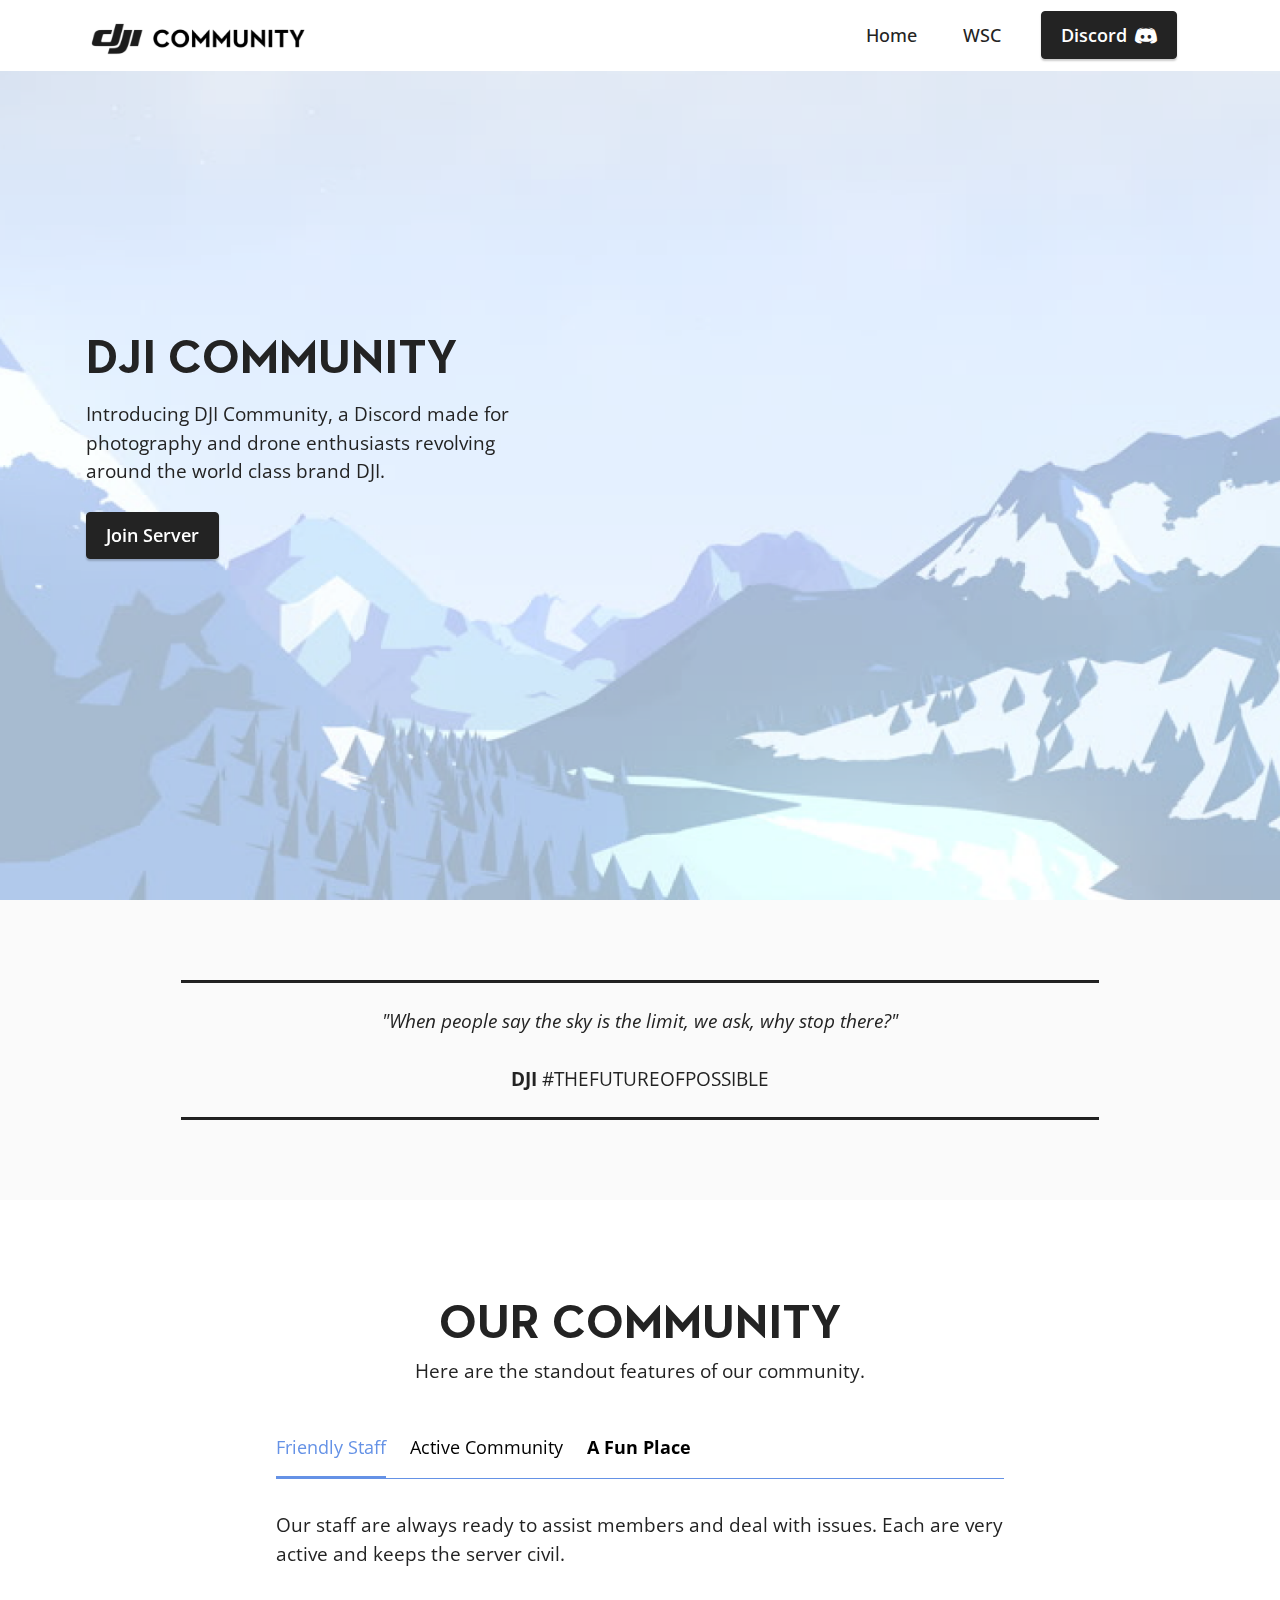
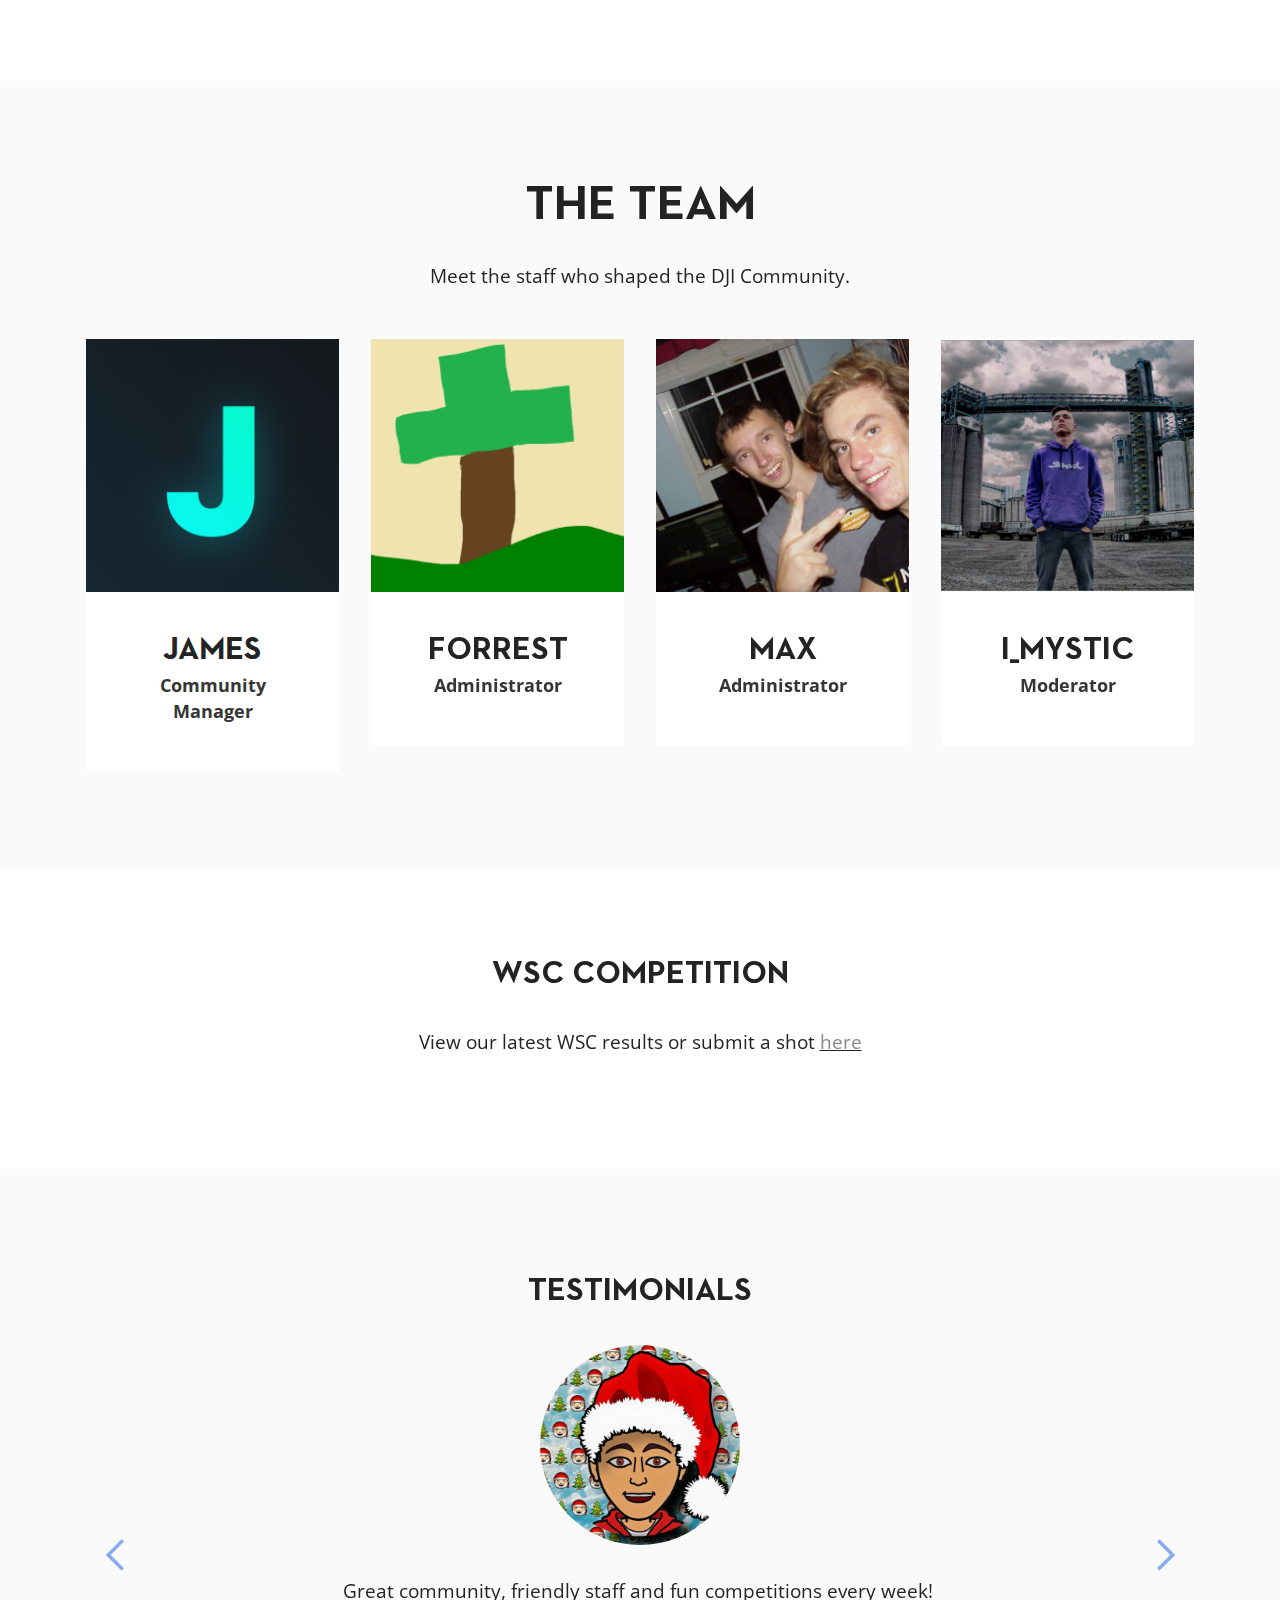
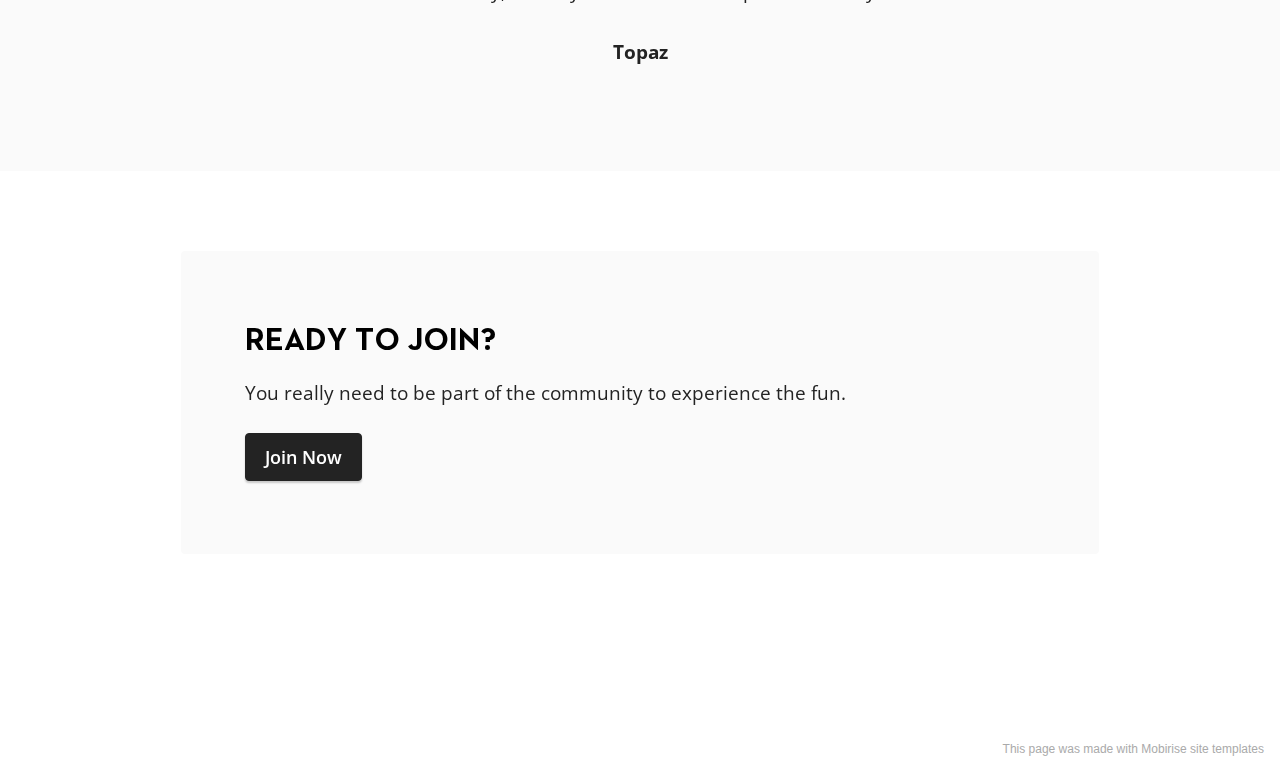
<file: index.html>
<!DOCTYPE html>
<html  >
<head>
  <!-- Site made with Mobirise Website Builder v5.2.0, https://mobirise.com -->
  <meta charset="UTF-8">
  <meta http-equiv="X-UA-Compatible" content="IE=edge">
  <meta name="generator" content="Mobirise v5.2.0, mobirise.com">
  <meta name="twitter:card" content="summary_large_image"/>
  <meta name="twitter:image:src" content="assets/images/index-meta.png">
  <meta property="og:image" content="assets/images/index-meta.png">
  <meta name="twitter:title" content="Home | DJI Community">
  <meta name="viewport" content="width=device-width, initial-scale=1, minimum-scale=1">
  <link rel="shortcut icon" href="assets/images/frame-19-10.png" type="image/x-icon">
  <meta name="description" content="Welcome to DJI Community">
  
  
  <title>Home | DJI Community</title>
  <link rel="stylesheet" href="assets/web/assets/mobirise-icons2/mobirise2.css">
  <link rel="stylesheet" href="assets/tether/tether.min.css">
  <link rel="stylesheet" href="assets/bootstrap/css/bootstrap.min.css">
  <link rel="stylesheet" href="assets/bootstrap/css/bootstrap-grid.min.css">
  <link rel="stylesheet" href="assets/bootstrap/css/bootstrap-reboot.min.css">
  <link rel="stylesheet" href="assets/dropdown/css/style.css">
  <link rel="stylesheet" href="assets/socicon/css/styles.css">
  <link rel="stylesheet" href="assets/theme/css/style.css">
  <link href="assets/fonts/style.css" rel="stylesheet">
  <link rel="preload" as="style" href="assets/mobirise/css/mbr-additional.css"><link rel="stylesheet" href="assets/mobirise/css/mbr-additional.css" type="text/css">
  
  
  
  
</head>
<body>
  
  <section class="menu menu2 cid-skxpuO8xwH" once="menu" id="menu2-0">
    
    <nav class="navbar navbar-dropdown navbar-fixed-top navbar-expand-lg">
        <div class="container">
            <div class="navbar-brand">
                <span class="navbar-logo">
                    <a href="index.html">
                        <img src="assets/images/group-6.png" alt="Mobirise" style="height: 3rem;">
                    </a>
                </span>
                
            </div>
            <button class="navbar-toggler" type="button" data-toggle="collapse" data-target="#navbarSupportedContent" aria-controls="navbarNavAltMarkup" aria-expanded="false" aria-label="Toggle navigation">
                <div class="hamburger">
                    <span></span>
                    <span></span>
                    <span></span>
                    <span></span>
                </div>
            </button>
            <div class="collapse navbar-collapse" id="navbarSupportedContent">
                <ul class="navbar-nav nav-dropdown" data-app-modern-menu="true"><li class="nav-item"><a class="nav-link link text-black text-primary display-4" href="index.html">
                            Home</a></li>
                    <li class="nav-item"><a class="nav-link link text-black text-primary display-4" href="wsc.html">
                            WSC</a></li></ul>
                
                <div class="navbar-buttons mbr-section-btn"><a class="btn btn-black display-4" href="https://invite.gg/dji"><span class="socicon socicon-discord mbr-iconfont mbr-iconfont-btn" style="color: rgb(255, 255, 255);"></span>
                        Discord</a></div>
            </div>
        </div>
    </nav>
</section>

<section class="header1 cid-skxsAXcQUA mbr-fullscreen mbr-parallax-background" id="header1-1">

    

    <div class="mbr-overlay" style="opacity: 0; background-color: rgb(250, 250, 250);"></div>

    <div class="container">
        <div class="row">
            <div class="col-12 col-lg-5">
                <h1 class="mbr-section-title mbr-fonts-style mb-3 display-2">DJI COMMUNITY</h1>
                
                <p class="mbr-text mbr-fonts-style display-7">
                    Introducing DJI Community, a Discord made for photography and drone enthusiasts revolving around the world class brand DJI.</p>
                <div class="mbr-section-btn mt-3"><a class="btn btn-black display-4" href="https://invite.gg/dji">Join Server</a></div>
            </div>
        </div>
    </div>
</section>

<section class="content6 cid-skxxNb712C" id="content6-6">
    
    <div class="container">
        <div class="row justify-content-center">
            <div class="col-md-12 col-lg-10">
                <hr class="line">
                <p class="mbr-text align-center mbr-fonts-style my-4 display-7"><em>"When people say the sky is the limit, we ask, why stop there?"</em><br><br><strong>DJI </strong>#THEFUTUREOFPOSSIBLE</p>
                <hr class="line">
            </div>
        </div>
    </div>
</section>

<section class="tabs content18 cid-skxyLTSIfD" id="tabs1-7">

    

    
    <div class="container">
        <div class="row justify-content-center">
            <div class="col-12 col-md-8">
                <h3 class="mbr-section-title mb-0 mbr-fonts-style display-2">
                    <strong>OUR COMMUNITY</strong></h3>
                <h4 class="mbr-section-subtitle mb-0 mt-2 mbr-fonts-style display-7">Here are the standout features of our community.</h4>
            </div>
        </div>
        <div class="row justify-content-center mt-4">
            <div class="col-12 col-md-8">
                <ul class="nav nav-tabs mb-4" role="tablist">
                    <li class="nav-item first mbr-fonts-style"><a class="nav-link mbr-fonts-style show active display-4" role="tab" data-toggle="tab" href="#tabs1-7_tab0" aria-selected="true">Friendly Staff<br></a></li>
                    <li class="nav-item"><a class="nav-link mbr-fonts-style active display-4" role="tab" data-toggle="tab" href="#tabs1-7_tab1" aria-selected="true">Active Community<br></a></li>
                    <li class="nav-item"><a class="nav-link mbr-fonts-style active display-4" role="tab" data-toggle="tab" href="#tabs1-7_tab2" aria-selected="true"><strong>A Fun Place</strong></a></li>
                    
                    
                    
                </ul>
                <div class="tab-content">
                    <div id="tab1" class="tab-pane in active" role="tabpanel">
                        <div class="row">
                            <div class="col-md-12">
                                <p class="mbr-text mbr-fonts-style display-7">Our staff are always ready to assist members and deal with issues. Each are very active and keeps the server civil.</p>
                            </div>
                        </div>
                    </div>
                    <div id="tab2" class="tab-pane" role="tabpanel">
                        <div class="row">
                            <div class="col-md-12">
                                <p class="mbr-text mbr-fonts-style display-7">DJI Community boasts an active and friendly community all around. Currently with over 200 members, have a fun chat!</p>
                            </div>
                        </div>
                    </div>
                    <div id="tab3" class="tab-pane" role="tabpanel">
                        <div class="row">
                            <div class="col-md-12">
                                <p class="mbr-text mbr-fonts-style display-7">
                                    DJI Community hosts fun weekly competitions, and other features such as a leveling system, and also places to showcase your creativity!</p>
                            </div>
                        </div>
                    </div>
                    
                    
                    
                </div>
            </div>
        </div>
    </div>
</section>

<section class="team1 cid-skxAsP7kVy" id="team1-9">
    

    
    <div class="container">
        <div class="row justify-content-center">
            <div class="col-12">
                <h3 class="mbr-section-title mbr-fonts-style align-center mb-4 display-2">
                    <strong>THE TEAM</strong></h3>
                <p class="mbr-section-subtitle mbr-fonts-style align-center mb-5 display-7">
                    Meet the staff who shaped the DJI Community.</p>
            </div>
            <div class="col-sm-6 col-lg-3">
                <div class="card-wrap">
                    <div class="image-wrap">
                        <img src="assets/images/65b4562fbfc34a2c9488e4bee6fd1ade.png" alt="">
                    </div>
                    <div class="content-wrap">
                        <h5 class="mbr-section-title card-title mbr-fonts-style align-center m-0 display-5">
                            <strong>JAMES</strong></h5>
                        <h6 class="mbr-role mbr-fonts-style align-center mb-3 display-4">
                            <strong>Community Manager</strong></h6>
                        
                        
                        
                    </div>
                </div>
            </div>

            <div class="col-sm-6 col-lg-3">
                <div class="card-wrap">
                    <div class="image-wrap">
                        <img src="assets/images/656dab898a12fff4cb2c6810af22e5dc.png" alt="">
                    </div>
                    <div class="content-wrap">
                        <h5 class="mbr-section-title card-title mbr-fonts-style align-center m-0 display-5"><strong>FORREST</strong></h5>
                        <h6 class="mbr-role mbr-fonts-style align-center mb-3 display-4">
                            <strong>Administrator</strong></h6>
                        
                        
                        
                    </div>
                </div>
            </div>

            <div class="col-sm-6 col-lg-3">
                <div class="card-wrap">
                    <div class="image-wrap">
                        <img src="assets/images/00b2b38612ba611c4d56053f2688098f.png" alt="">
                    </div>
                    <div class="content-wrap">
                        <h5 class="mbr-section-title card-title mbr-fonts-style align-center m-0 display-5">
                            <strong>MAX</strong></h5>
                        <h6 class="mbr-role mbr-fonts-style align-center mb-3 display-4">
                            <strong>Administrator</strong></h6>
                        
                        
                        
                    </div>
                </div>
            </div>

            <div class="col-sm-6 col-lg-3">
                <div class="card-wrap">
                    <div class="image-wrap">
                        <img src="assets/images/7ac0883f26acf777f91b86b166da5e17.png" alt="">
                    </div>
                    <div class="content-wrap">
                        <h5 class="mbr-section-title card-title mbr-fonts-style align-center m-0 display-5"><strong>I_MYSTIC
</strong></h5>
                        <h6 class="mbr-role mbr-fonts-style align-center mb-3 display-4">
                            <strong>Moderator</strong></h6>
                        
                        
                        
                    </div>
                </div>
            </div>
        </div>
    </div>
</section>

<section class="content4 cid-skxBhYbKA3" id="content4-a">
    
    <div class="mbr-overlay" style="opacity: 1; background-color: rgb(255, 255, 255);">
    </div>
    <div class="container">
        <div class="row justify-content-center">
            <div class="title col-md-12 col-lg-10">
                <h3 class="mbr-section-title mbr-fonts-style align-center mb-4 display-5">
                    <strong>WSC COMPETITION</strong></h3>
                <h4 class="mbr-section-subtitle align-center mbr-fonts-style mb-4 display-7">
                    View our latest WSC results or submit a shot&nbsp;<u><a href="wsc.html" class="text-primary">here</a></u></h4>
                
            </div>
        </div>
    </div>
</section>

<section class="testimonails3 carousel slide testimonials-slider cid-skxCaw5U5z" data-interval="false" id="testimonials3-f">

    

    

    <div class="text-center container">
        <h3 class="mb-4 mbr-fonts-style display-5"><strong>TESTIMONIALS</strong></h3>

        <div class="carousel slide" role="listbox" data-pause="true" data-keyboard="false" data-ride="carousel" data-interval="8000">
            <div class="carousel-inner">
                
                
            <div class="carousel-item">
                    <div class="user col-md-8">
                        <div class="user_image">
                            <img src="assets/images/44017a111e7990387d0ecf3f521cff00.png" alt="">
                        </div>
                        <div class="user_text mb-4">
                            <p class="mbr-fonts-style display-7">Great community, friendly staff and fun competitions every week!&nbsp;<br></p>
                        </div>
                        <div class="user_name mbr-fonts-style mb-2 display-7">
                            <strong>Topaz</strong></div>
                        
                    </div>
                </div><div class="carousel-item">
                    <div class="user col-md-8">
                        <div class="user_image">
                            <img src="assets/images/2265ecd064ff5403c1a259ea93999a8c.png" alt="">
                        </div>
                        <div class="user_text mb-4">
                            <p class="mbr-fonts-style display-7">The challenges are put well together and provide a fun thing for the server members to do&nbsp;<br></p>
                        </div>
                        <div class="user_name mbr-fonts-style mb-2 display-7">
                            <strong>Upsurge</strong></div>
                        
                    </div>
                </div><div class="carousel-item">
                    <div class="user col-md-8">
                        <div class="user_image">
                            <img src="assets/images/e85c3ff5e7a7c8efe19aa55208dec230.png" alt="">
                        </div>
                        <div class="user_text mb-4">
                            <p class="mbr-fonts-style display-7">I recommend the DJI server for any drone enthusisasts, the server discusses features of various Dji products and software.&nbsp;<br></p>
                        </div>
                        <div class="user_name mbr-fonts-style mb-2 display-7">
                            <strong>Rocket Concepts</strong></div>
                        
                    </div>
                </div></div>

            <div class="carousel-controls">
                <a class="carousel-control-prev" role="button" data-slide="prev">
                    <span aria-hidden="true" class="mobi-mbri mobi-mbri-arrow-prev mbr-iconfont"></span>
                    <span class="sr-only">Previous</span>
                </a>

                <a class="carousel-control-next" role="button" data-slide="next">
                    <span aria-hidden="true" class="mobi-mbri mobi-mbri-arrow-next mbr-iconfont"></span>
                    <span class="sr-only">Next</span>
                </a>
            </div>
        </div>
    </div>
</section>

<section class="content15 cid-skxBTnu3e9 mbr-parallax-background" id="content15-e">

    

    <div class="mbr-overlay" style="opacity: 0; background-color: rgb(255, 255, 255);">
    </div>
    <div class="container">
        <div class="row justify-content-center">
            <div class="card col-md-12 col-lg-10">
                <div class="card-wrapper">
                    <div class="card-box align-left">
                        <h4 class="card-title mbr-fonts-style mbr-white mb-3 display-5"><strong>READY TO JOIN?</strong></h4>
                        <p class="mbr-text mbr-fonts-style display-7">You really need to be part of the community to experience the fun.</p>
                        <div class="mbr-section-btn mt-3"><a class="btn btn-black display-4" href="https://invite.gg/dji" target="_blank">Join Now</a></div>
                    </div>
                </div>
            </div>
        </div>
    </div>
</section>

<section class="footer3 cid-skxIXMIeKh mbr-reveal" once="footers" id="footer3-o">

    

    

    <div class="container">
        <div class="media-container-row align-center mbr-white">
            
            
            <div class="row row-copirayt">
                <p class="mbr-text mb-0 mbr-fonts-style mbr-white align-center display-4">
                    © DJI Community 2021</p>
            </div>
        </div>
    </div>
</section><section style="background-color: #fff; font-family: -apple-system, BlinkMacSystemFont, 'Segoe UI', 'Roboto', 'Helvetica Neue', Arial, sans-serif; color:#aaa; font-size:12px; padding: 0; align-items: center; display: flex;"><a href="https://mobirise.site/z" style="flex: 1 1; height: 3rem; padding-left: 1rem;"></a><p style="flex: 0 0 auto; margin:0; padding-right:1rem;"><a href="https://mobirise.site/q" style="color:#aaa;">This page</a> was made with Mobirise site templates</p></section><script src="assets/web/assets/jquery/jquery.min.js"></script>  <script src="assets/popper/popper.min.js"></script>  <script src="assets/tether/tether.min.js"></script>  <script src="assets/bootstrap/js/bootstrap.min.js"></script>  <script src="assets/smoothscroll/smooth-scroll.js"></script>  <script src="assets/dropdown/js/nav-dropdown.js"></script>  <script src="assets/dropdown/js/navbar-dropdown.js"></script>  <script src="assets/touchswipe/jquery.touch-swipe.min.js"></script>  <script src="assets/parallax/jarallax.min.js"></script>  <script src="assets/mbr-tabs/mbr-tabs.js"></script>  <script src="assets/bootstrapcarouselswipe/bootstrap-carousel-swipe.js"></script>  <script src="assets/mbr-testimonials-slider/mbr-testimonials-slider.js"></script>  <script src="assets/theme/js/script.js"></script>  
  
  
</body>
</html>
</file>
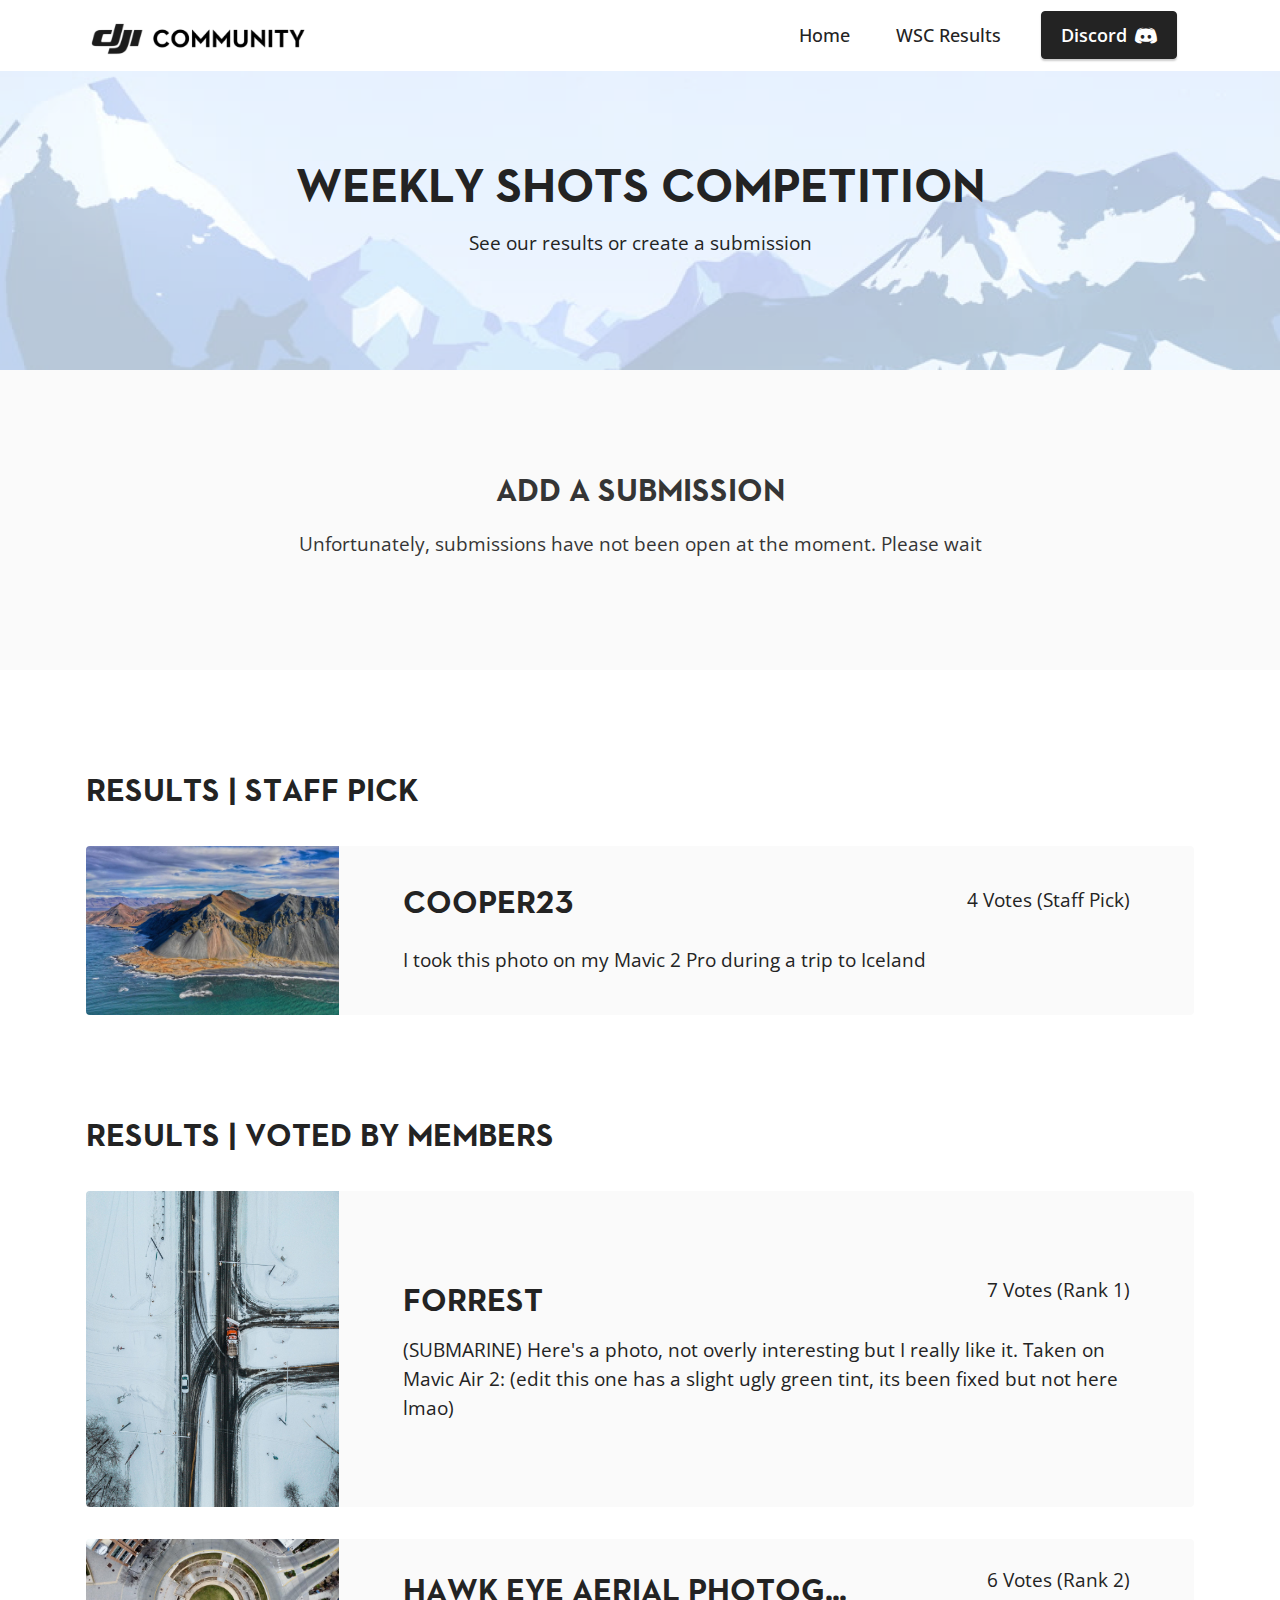
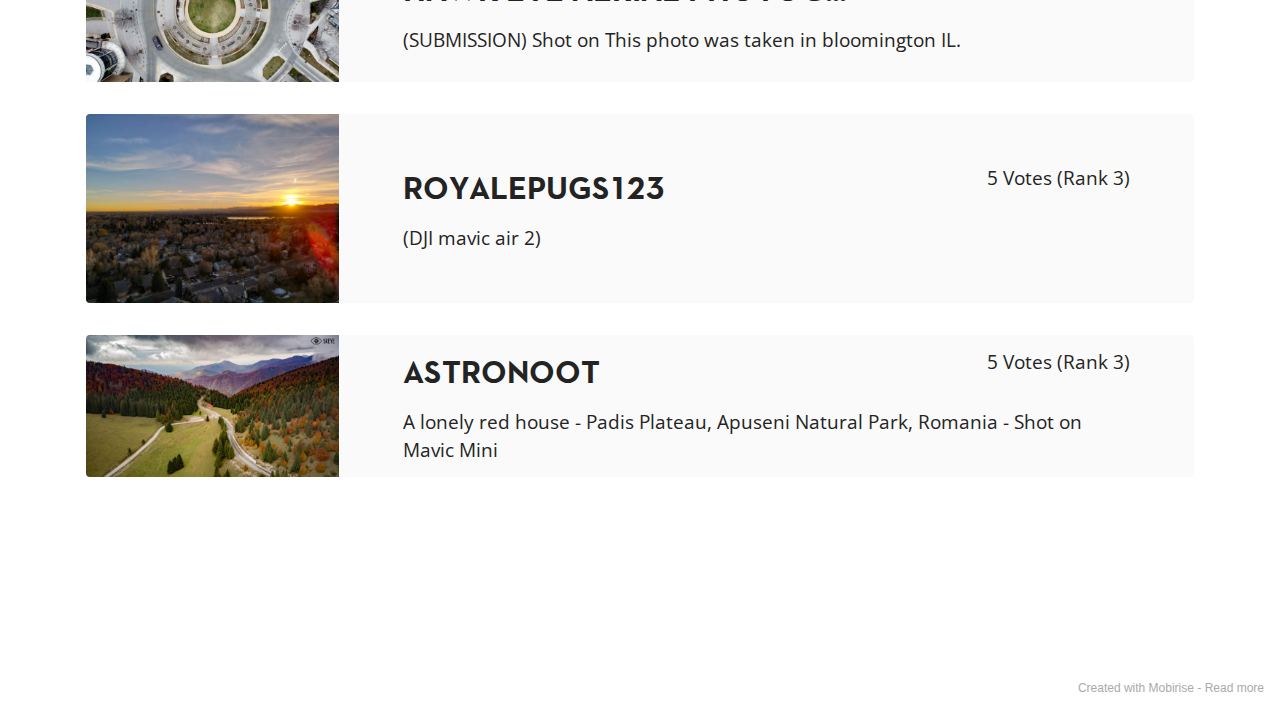
<file: wsc.html>
<!DOCTYPE html>
<html  >
<head>
  <!-- Site made with Mobirise Website Builder v5.2.0, https://mobirise.com -->
  <meta charset="UTF-8">
  <meta http-equiv="X-UA-Compatible" content="IE=edge">
  <meta name="generator" content="Mobirise v5.2.0, mobirise.com">
  <meta name="viewport" content="width=device-width, initial-scale=1, minimum-scale=1">
  <link rel="shortcut icon" href="assets/images/image-5-4.png" type="image/x-icon">
  <meta name="description" content="">
  
  
  <title>WSC </title>
  <link rel="stylesheet" href="assets/tether/tether.min.css">
  <link rel="stylesheet" href="assets/bootstrap/css/bootstrap.min.css">
  <link rel="stylesheet" href="assets/bootstrap/css/bootstrap-grid.min.css">
  <link rel="stylesheet" href="assets/bootstrap/css/bootstrap-reboot.min.css">
  <link rel="stylesheet" href="assets/dropdown/css/style.css">
  <link rel="stylesheet" href="assets/socicon/css/styles.css">
  <link rel="stylesheet" href="assets/theme/css/style.css">
  <link href="assets/fonts/style.css" rel="stylesheet">
  <link rel="preload" as="style" href="assets/mobirise/css/mbr-additional.css"><link rel="stylesheet" href="assets/mobirise/css/mbr-additional.css" type="text/css">
  
  
  
  
</head>
<body>
  
  <section class="menu menu2 cid-skxpuO8xwH" once="menu" id="menu2-d">
    
    <nav class="navbar navbar-dropdown navbar-fixed-top navbar-expand-lg">
        <div class="container">
            <div class="navbar-brand">
                <span class="navbar-logo">
                    <a href="index.html">
                        <img src="assets/images/group-6.png" alt="Mobirise" style="height: 3rem;">
                    </a>
                </span>
                
            </div>
            <button class="navbar-toggler" type="button" data-toggle="collapse" data-target="#navbarSupportedContent" aria-controls="navbarNavAltMarkup" aria-expanded="false" aria-label="Toggle navigation">
                <div class="hamburger">
                    <span></span>
                    <span></span>
                    <span></span>
                    <span></span>
                </div>
            </button>
            <div class="collapse navbar-collapse" id="navbarSupportedContent">
                <ul class="navbar-nav nav-dropdown" data-app-modern-menu="true"><li class="nav-item"><a class="nav-link link text-black text-primary display-4" href="index.html">
                            Home</a></li>
                    <li class="nav-item"><a class="nav-link link text-black text-primary display-4" href="https://djicommunity.ml/wsc.html">
                            WSC Results</a></li></ul>
                
                <div class="navbar-buttons mbr-section-btn"><a class="btn btn-black display-4" href="https://invite.gg/dji"><span class="socicon socicon-discord mbr-iconfont mbr-iconfont-btn" style="color: rgb(255, 255, 255);"></span>
                        Discord</a></div>
            </div>
        </div>
    </nav>
</section>

<section class="header13 cid-skxEnyZiZJ" id="header13-h">

    

    <div class="mbr-overlay" style="opacity: 0.2; background-color: rgb(255, 255, 255);"></div>

    <div class="align-center container">
        <div class="row justify-content-center">
            <div class="col-12 col-lg-10">
                <h1 class="mbr-section-title mbr-fonts-style mb-3 display-2"><strong>WEEKLY SHOTS COMPETITION</strong></h1>
                
                <p class="mbr-text mbr-fonts-style mb-3 display-7">
                    See our results or create a submission</p>
                
                
            </div>
        </div>
    </div>
</section>

<section class="header6 cid-skxIlmklCP" id="header6-m">

    

    <div class="mbr-overlay" style="opacity: 1; background-color: rgb(250, 250, 250);"></div>

    <div class="align-center container">
        <div class="row justify-content-center">
            <div class="col-12 col-lg-10">
                <h1 class="mbr-section-title mbr-fonts-style mbr-white mb-3 display-5"><strong>ADD A SUBMISSION</strong></h1>
                
                <p class="mbr-text mbr-white mbr-fonts-style display-7">
                    Unfortunately, submissions have not been open at the moment. Please wait</p>
                
            </div>
        </div>
    </div>
</section>

<section class="features10 cid-skxHMOpwWd" id="features11-l">
    <!---->
    
    
    <div class="container">
        <div class="title">
            <h3 class="mbr-section-title mbr-fonts-style mb-4 display-5"><strong>RESULTS | STAFF PICK</strong></h3>
            
        </div>
        <div class="card">
            <div class="card-wrapper">
                <div class="row align-items-center">
                    <div class="col-12 col-md-3">
                        <div class="image-wrapper">
                            <img src="assets/images/dji-23.png" alt="Mobirise" title="">
                        </div>
                    </div>
                    <div class="col-12 col-md">
                        <div class="card-box">
                            <div class="row">
                                <div class="col-12">
                                    <div class="top-line">
                                        <h4 class="card-title mbr-fonts-style display-5"><p><strong>COOPER23</strong>&nbsp;&nbsp;&nbsp;&nbsp;</p></h4>
                                        <p class="cost mbr-fonts-style display-7">
                                            4 Votes (Staff Pick)</p>
                                    </div>
                                </div>
                                <div class="col-12">
                                    <div class="bottom-line">
                                        <p class="mbr-text mbr-fonts-style m-0 display-7">I took this photo on my Mavic 2 Pro during a trip to Iceland&nbsp;<br></p>
                                    </div>
                                </div>
                            </div>
                        </div>
                    </div>
                </div>
            </div>
        </div>
        
        
        
        
        
    </div>
</section>

<section class="features10 cid-skxEY2zmtI" id="features11-k">
    <!---->
    
    
    <div class="container">
        <div class="title">
            <h3 class="mbr-section-title mbr-fonts-style mb-4 display-5"><strong>RESULTS | VOTED BY MEMBERS</strong></h3>
            
        </div>
        <div class="card">
            <div class="card-wrapper">
                <div class="row align-items-center">
                    <div class="col-12 col-md-3">
                        <div class="image-wrapper">
                            <img src="assets/images/lowresbad1.jpg" alt="Mobirise" title="">
                        </div>
                    </div>
                    <div class="col-12 col-md">
                        <div class="card-box">
                            <div class="row">
                                <div class="col-12">
                                    <div class="top-line">
                                        <h4 class="card-title mbr-fonts-style display-5"><strong>FORREST</strong></h4>
                                        <p class="cost mbr-fonts-style display-7">
                                            7 Votes (Rank 1)</p>
                                    </div>
                                </div>
                                <div class="col-12">
                                    <div class="bottom-line">
                                        <p class="mbr-text mbr-fonts-style m-0 display-7">(SUBMARINE) Here's a photo, not overly interesting but I really like it. Taken on Mavic Air 2: (edit this one has a slight ugly green tint, its been fixed but not here lmao)&nbsp;<br></p>
                                    </div>
                                </div>
                            </div>
                        </div>
                    </div>
                </div>
            </div>
        </div>
        <div class="card">
            <div class="card-wrapper">
                <div class="row align-items-center">
                    <div class="col-12 col-md-3">
                        <div class="image-wrapper">
                            <img src="assets/images/oxefe7026.png" alt="Mobirise" title="">
                        </div>
                    </div>
                    <div class="col-12 col-md">
                        <div class="card-box">
                            <div class="row">
                                <div class="col-12">
                                    <div class="top-line">
                                        <h4 class="card-title mbr-fonts-style display-5"><strong>HAWK EYE AERIAL PHOTOG...</strong></h4>
                                        <p class="cost mbr-fonts-style display-7">
                                            6 Votes (Rank 2)</p>
                                    </div>
                                </div>
                                <div class="col-12">
                                    <div class="bottom-line">
                                        <p class="mbr-text mbr-fonts-style m-0 display-7">(SUBMISSION) Shot on <mavic mini=""> This photo was taken in bloomington IL.&nbsp;<br></mavic></p>
                                    </div>
                                </div>
                            </div>
                        </div>
                    </div>
                </div>
            </div>
        </div>
        <div class="card">
            <div class="card-wrapper">
                <div class="row align-items-center">
                    <div class="col-12 col-md-3">
                        <div class="image-wrapper">
                            <img src="assets/images/photo-6553616-dji-16-jpg-4806137-0-2020122516210-photo-original-1.jpg" alt="Mobirise" title="">
                        </div>
                    </div>
                    <div class="col-12 col-md">
                        <div class="card-box">
                            <div class="row">
                                <div class="col-12">
                                    <div class="top-line">
                                        <h4 class="card-title mbr-fonts-style display-5"><strong>ROYALEPUGS123</strong></h4>
                                        <p class="cost mbr-fonts-style display-7">
                                            5 Votes (Rank 3)</p>
                                    </div>
                                </div>
                                <div class="col-12">
                                    <div class="bottom-line">
                                        <p class="mbr-text mbr-fonts-style m-0 display-7">(DJI mavic air 2)&nbsp;<br></p>
                                    </div>
                                </div>
                            </div>
                        </div>
                    </div>
                </div>
            </div>
        </div>
        <div class="card">
            <div class="card-wrapper">
                <div class="row align-items-center">
                    <div class="col-12 col-md-3">
                        <div class="image-wrapper">
                            <img src="assets/images/lonely-red.jpg" alt="Mobirise" title="">
                        </div>
                    </div>
                    <div class="col-12 col-md">
                        <div class="card-box">
                            <div class="row">
                                <div class="col-12">
                                    <div class="top-line">
                                        <h4 class="card-title mbr-fonts-style display-5"><strong>ASTRONOOT</strong></h4>
                                        <p class="cost mbr-fonts-style display-7">
                                            5 Votes (Rank 3)</p>
                                    </div>
                                </div>
                                <div class="col-12">
                                    <div class="bottom-line">
                                        <p class="mbr-text mbr-fonts-style m-0 display-7">A lonely red house - Padis Plateau, Apuseni Natural Park, Romania - Shot on Mavic Mini&nbsp;<br></p>
                                    </div>
                                </div>
                            </div>
                        </div>
                    </div>
                </div>
            </div>
        </div>
        
        
    </div>
</section>

<section class="footer3 cid-skxIXMIeKh mbr-reveal" once="footers" id="footer3-o">

    

    

    <div class="container">
        <div class="media-container-row align-center mbr-white">
            
            
            <div class="row row-copirayt">
                <p class="mbr-text mb-0 mbr-fonts-style mbr-white align-center display-4">
                    © DJI Community 2021</p>
            </div>
        </div>
    </div>
</section><section style="background-color: #fff; font-family: -apple-system, BlinkMacSystemFont, 'Segoe UI', 'Roboto', 'Helvetica Neue', Arial, sans-serif; color:#aaa; font-size:12px; padding: 0; align-items: center; display: flex;"><a href="https://mobirise.site/u" style="flex: 1 1; height: 3rem; padding-left: 1rem;"></a><p style="flex: 0 0 auto; margin:0; padding-right:1rem;">Created with Mobirise - <a href="https://mobirise.site/m" style="color:#aaa;">Read more</a></p></section><script src="assets/web/assets/jquery/jquery.min.js"></script>  <script src="assets/popper/popper.min.js"></script>  <script src="assets/tether/tether.min.js"></script>  <script src="assets/bootstrap/js/bootstrap.min.js"></script>  <script src="assets/smoothscroll/smooth-scroll.js"></script>  <script src="assets/dropdown/js/nav-dropdown.js"></script>  <script src="assets/dropdown/js/navbar-dropdown.js"></script>  <script src="assets/touchswipe/jquery.touch-swipe.min.js"></script>  <script src="assets/theme/js/script.js"></script>  
  
  
</body>
</html>
</file>
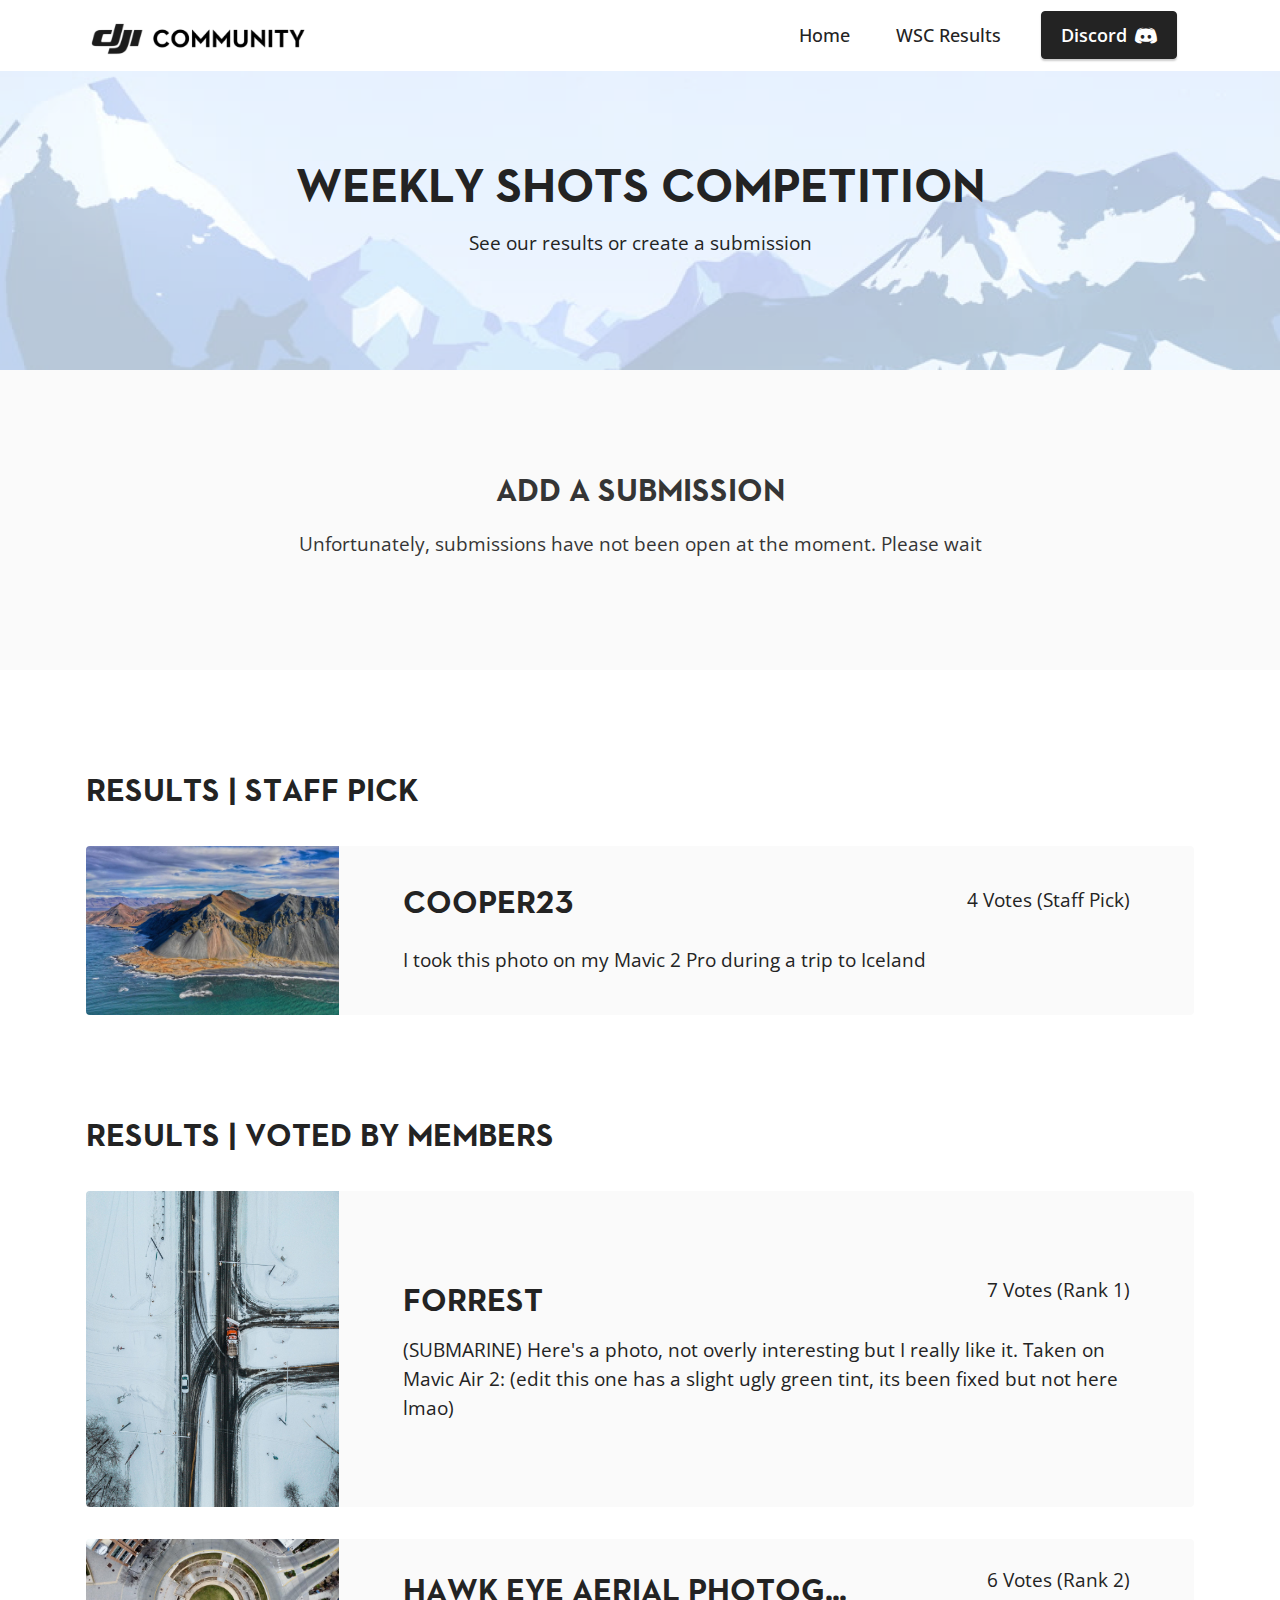
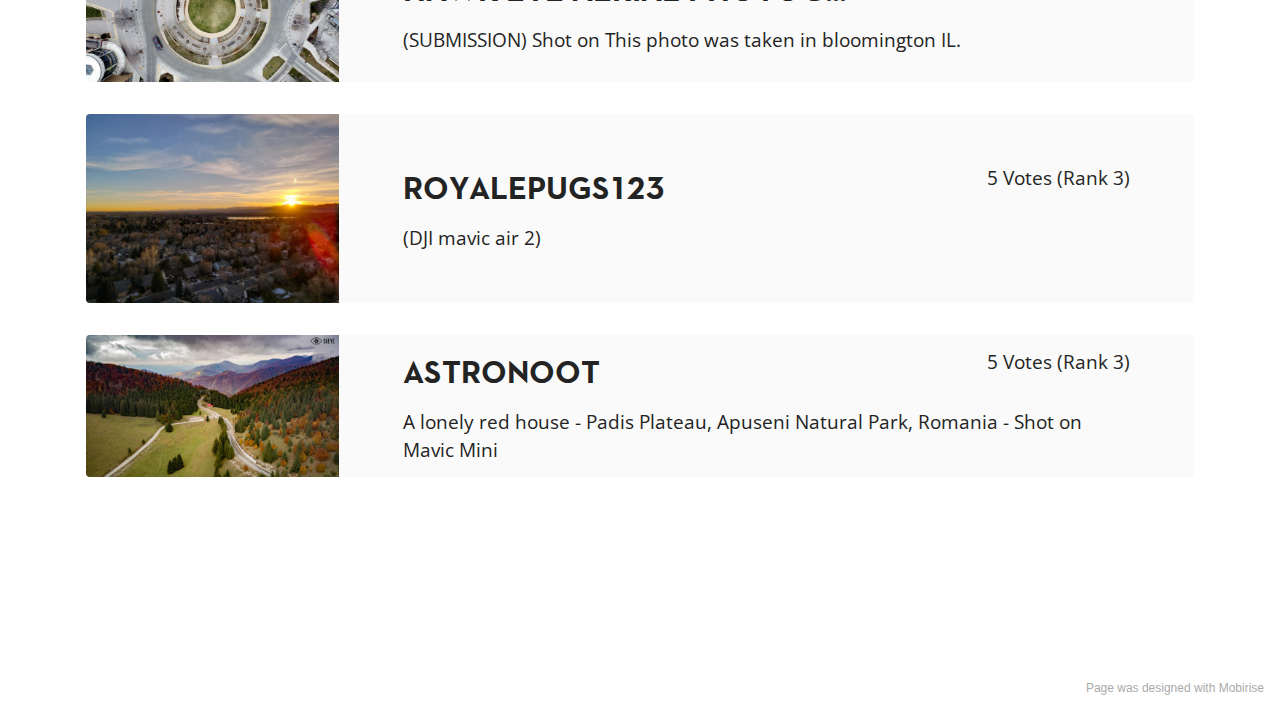
<file: wscresults.html>
<!DOCTYPE html>
<html  >
<head>
  <!-- Site made with Mobirise Website Builder v5.2.0, https://mobirise.com -->
  <meta charset="UTF-8">
  <meta http-equiv="X-UA-Compatible" content="IE=edge">
  <meta name="generator" content="Mobirise v5.2.0, mobirise.com">
  <meta name="viewport" content="width=device-width, initial-scale=1, minimum-scale=1">
  <link rel="shortcut icon" href="assets/images/image-5-4.png" type="image/x-icon">
  <meta name="description" content="">
  
  
  <title>WSC </title>
  <link rel="stylesheet" href="assets/tether/tether.min.css">
  <link rel="stylesheet" href="assets/bootstrap/css/bootstrap.min.css">
  <link rel="stylesheet" href="assets/bootstrap/css/bootstrap-grid.min.css">
  <link rel="stylesheet" href="assets/bootstrap/css/bootstrap-reboot.min.css">
  <link rel="stylesheet" href="assets/dropdown/css/style.css">
  <link rel="stylesheet" href="assets/socicon/css/styles.css">
  <link rel="stylesheet" href="assets/theme/css/style.css">
  <link href="assets/fonts/style.css" rel="stylesheet">
  <link rel="preload" as="style" href="assets/mobirise/css/mbr-additional.css"><link rel="stylesheet" href="assets/mobirise/css/mbr-additional.css" type="text/css">
  
  
  
  
</head>
<body>
  
  <section class="menu menu2 cid-skxpuO8xwH" once="menu" id="menu2-d">
    
    <nav class="navbar navbar-dropdown navbar-fixed-top navbar-expand-lg">
        <div class="container">
            <div class="navbar-brand">
                <span class="navbar-logo">
                    <a href="index.html">
                        <img src="assets/images/group-6.png" alt="Mobirise" style="height: 3rem;">
                    </a>
                </span>
                
            </div>
            <button class="navbar-toggler" type="button" data-toggle="collapse" data-target="#navbarSupportedContent" aria-controls="navbarNavAltMarkup" aria-expanded="false" aria-label="Toggle navigation">
                <div class="hamburger">
                    <span></span>
                    <span></span>
                    <span></span>
                    <span></span>
                </div>
            </button>
            <div class="collapse navbar-collapse" id="navbarSupportedContent">
                <ul class="navbar-nav nav-dropdown" data-app-modern-menu="true"><li class="nav-item"><a class="nav-link link text-black display-4" href="https://mobiri.se">
                            Home</a></li>
                    <li class="nav-item"><a class="nav-link link text-black text-primary display-4" href="https://djicommunity.ml/wsc">
                            WSC Results</a></li></ul>
                
                <div class="navbar-buttons mbr-section-btn"><a class="btn btn-black display-4" href="https://mobiri.se"><span class="socicon socicon-discord mbr-iconfont mbr-iconfont-btn" style="color: rgb(255, 255, 255);"></span>
                        Discord</a></div>
            </div>
        </div>
    </nav>
</section>

<section class="header13 cid-skxEnyZiZJ" id="header13-h">

    

    <div class="mbr-overlay" style="opacity: 0.2; background-color: rgb(255, 255, 255);"></div>

    <div class="align-center container">
        <div class="row justify-content-center">
            <div class="col-12 col-lg-10">
                <h1 class="mbr-section-title mbr-fonts-style mb-3 display-2"><strong>WEEKLY SHOTS COMPETITION</strong></h1>
                
                <p class="mbr-text mbr-fonts-style mb-3 display-7">
                    See our results or create a submission</p>
                
                
            </div>
        </div>
    </div>
</section>

<section class="header6 cid-skxIlmklCP" id="header6-m">

    

    <div class="mbr-overlay" style="opacity: 1; background-color: rgb(250, 250, 250);"></div>

    <div class="align-center container">
        <div class="row justify-content-center">
            <div class="col-12 col-lg-10">
                <h1 class="mbr-section-title mbr-fonts-style mbr-white mb-3 display-5"><strong>ADD A SUBMISSION</strong></h1>
                
                <p class="mbr-text mbr-white mbr-fonts-style display-7">
                    Unfortunately, submissions have not been open at the moment. Please wait</p>
                
            </div>
        </div>
    </div>
</section>

<section class="features10 cid-skxHMOpwWd" id="features11-l">
    <!---->
    
    
    <div class="container">
        <div class="title">
            <h3 class="mbr-section-title mbr-fonts-style mb-4 display-5"><strong>RESULTS | STAFF PICK</strong></h3>
            
        </div>
        <div class="card">
            <div class="card-wrapper">
                <div class="row align-items-center">
                    <div class="col-12 col-md-3">
                        <div class="image-wrapper">
                            <img src="assets/images/dji-23.png" alt="Mobirise" title="">
                        </div>
                    </div>
                    <div class="col-12 col-md">
                        <div class="card-box">
                            <div class="row">
                                <div class="col-12">
                                    <div class="top-line">
                                        <h4 class="card-title mbr-fonts-style display-5"><p><strong>COOPER23</strong>&nbsp;&nbsp;&nbsp;&nbsp;</p></h4>
                                        <p class="cost mbr-fonts-style display-7">
                                            4 Votes (Staff Pick)</p>
                                    </div>
                                </div>
                                <div class="col-12">
                                    <div class="bottom-line">
                                        <p class="mbr-text mbr-fonts-style m-0 display-7">I took this photo on my Mavic 2 Pro during a trip to Iceland&nbsp;<br></p>
                                    </div>
                                </div>
                            </div>
                        </div>
                    </div>
                </div>
            </div>
        </div>
        
        
        
        
        
    </div>
</section>

<section class="features10 cid-skxEY2zmtI" id="features11-k">
    <!---->
    
    
    <div class="container">
        <div class="title">
            <h3 class="mbr-section-title mbr-fonts-style mb-4 display-5"><strong>RESULTS | VOTED BY MEMBERS</strong></h3>
            
        </div>
        <div class="card">
            <div class="card-wrapper">
                <div class="row align-items-center">
                    <div class="col-12 col-md-3">
                        <div class="image-wrapper">
                            <img src="assets/images/lowresbad1.jpg" alt="Mobirise" title="">
                        </div>
                    </div>
                    <div class="col-12 col-md">
                        <div class="card-box">
                            <div class="row">
                                <div class="col-12">
                                    <div class="top-line">
                                        <h4 class="card-title mbr-fonts-style display-5"><strong>FORREST</strong></h4>
                                        <p class="cost mbr-fonts-style display-7">
                                            7 Votes (Rank 1)</p>
                                    </div>
                                </div>
                                <div class="col-12">
                                    <div class="bottom-line">
                                        <p class="mbr-text mbr-fonts-style m-0 display-7">(SUBMARINE) Here's a photo, not overly interesting but I really like it. Taken on Mavic Air 2: (edit this one has a slight ugly green tint, its been fixed but not here lmao)&nbsp;<br></p>
                                    </div>
                                </div>
                            </div>
                        </div>
                    </div>
                </div>
            </div>
        </div>
        <div class="card">
            <div class="card-wrapper">
                <div class="row align-items-center">
                    <div class="col-12 col-md-3">
                        <div class="image-wrapper">
                            <img src="assets/images/oxefe7026.png" alt="Mobirise" title="">
                        </div>
                    </div>
                    <div class="col-12 col-md">
                        <div class="card-box">
                            <div class="row">
                                <div class="col-12">
                                    <div class="top-line">
                                        <h4 class="card-title mbr-fonts-style display-5"><strong>HAWK EYE AERIAL PHOTOG...</strong></h4>
                                        <p class="cost mbr-fonts-style display-7">
                                            6 Votes (Rank 2)</p>
                                    </div>
                                </div>
                                <div class="col-12">
                                    <div class="bottom-line">
                                        <p class="mbr-text mbr-fonts-style m-0 display-7">(SUBMISSION) Shot on <mavic mini=""> This photo was taken in bloomington IL.&nbsp;<br></mavic></p>
                                    </div>
                                </div>
                            </div>
                        </div>
                    </div>
                </div>
            </div>
        </div>
        <div class="card">
            <div class="card-wrapper">
                <div class="row align-items-center">
                    <div class="col-12 col-md-3">
                        <div class="image-wrapper">
                            <img src="assets/images/photo-6553616-dji-16-jpg-4806137-0-2020122516210-photo-original-1.jpg" alt="Mobirise" title="">
                        </div>
                    </div>
                    <div class="col-12 col-md">
                        <div class="card-box">
                            <div class="row">
                                <div class="col-12">
                                    <div class="top-line">
                                        <h4 class="card-title mbr-fonts-style display-5"><strong>ROYALEPUGS123</strong></h4>
                                        <p class="cost mbr-fonts-style display-7">
                                            5 Votes (Rank 3)</p>
                                    </div>
                                </div>
                                <div class="col-12">
                                    <div class="bottom-line">
                                        <p class="mbr-text mbr-fonts-style m-0 display-7">(DJI mavic air 2)&nbsp;<br></p>
                                    </div>
                                </div>
                            </div>
                        </div>
                    </div>
                </div>
            </div>
        </div>
        <div class="card">
            <div class="card-wrapper">
                <div class="row align-items-center">
                    <div class="col-12 col-md-3">
                        <div class="image-wrapper">
                            <img src="assets/images/lonely-red.jpg" alt="Mobirise" title="">
                        </div>
                    </div>
                    <div class="col-12 col-md">
                        <div class="card-box">
                            <div class="row">
                                <div class="col-12">
                                    <div class="top-line">
                                        <h4 class="card-title mbr-fonts-style display-5"><strong>ASTRONOOT</strong></h4>
                                        <p class="cost mbr-fonts-style display-7">
                                            5 Votes (Rank 3)</p>
                                    </div>
                                </div>
                                <div class="col-12">
                                    <div class="bottom-line">
                                        <p class="mbr-text mbr-fonts-style m-0 display-7">A lonely red house - Padis Plateau, Apuseni Natural Park, Romania - Shot on Mavic Mini&nbsp;<br></p>
                                    </div>
                                </div>
                            </div>
                        </div>
                    </div>
                </div>
            </div>
        </div>
        
        
    </div>
</section>

<section class="footer3 cid-skxIXMIeKh mbr-reveal" once="footers" id="footer3-o">

    

    

    <div class="container">
        <div class="media-container-row align-center mbr-white">
            
            
            <div class="row row-copirayt">
                <p class="mbr-text mb-0 mbr-fonts-style mbr-white align-center display-4">
                    © DJI Community 2021</p>
            </div>
        </div>
    </div>
</section><section style="background-color: #fff; font-family: -apple-system, BlinkMacSystemFont, 'Segoe UI', 'Roboto', 'Helvetica Neue', Arial, sans-serif; color:#aaa; font-size:12px; padding: 0; align-items: center; display: flex;"><a href="https://mobirise.site/q" style="flex: 1 1; height: 3rem; padding-left: 1rem;"></a><p style="flex: 0 0 auto; margin:0; padding-right:1rem;">Page <a href="https://mobirise.site/f" style="color:#aaa;">was designed</a> with Mobirise</p></section><script src="assets/web/assets/jquery/jquery.min.js"></script>  <script src="assets/popper/popper.min.js"></script>  <script src="assets/tether/tether.min.js"></script>  <script src="assets/bootstrap/js/bootstrap.min.js"></script>  <script src="assets/smoothscroll/smooth-scroll.js"></script>  <script src="assets/dropdown/js/nav-dropdown.js"></script>  <script src="assets/dropdown/js/navbar-dropdown.js"></script>  <script src="assets/touchswipe/jquery.touch-swipe.min.js"></script>  <script src="assets/theme/js/script.js"></script>  
  
  
</body>
</html>
</file>
<file: assets/web/assets/mobirise-icons2/mobirise2.css>
@font-face {
  font-family: 'Moririse2';
  font-display: swap;
  src:  url('mobirise2.eot?f2bix4');
  src:  url('mobirise2.eot?f2bix4#iefix') format('embedded-opentype'),
    url('mobirise2.ttf?f2bix4') format('truetype'),
    url('mobirise2.woff?f2bix4') format('woff'),
    url('mobirise2.svg?f2bix4#mobirise2') format('svg');
  font-weight: normal;
  font-style: normal;
}

[class^="mobi-"], [class*=" mobi-"] {
  /* use !important to prevent issues with browser extensions that change fonts */
  font-family: 'Moririse2' !important;
  speak: none;
  font-style: normal;
  font-weight: normal;
  font-variant: normal;
  text-transform: none;
  line-height: 1;

  /* Better Font Rendering =========== */
  -webkit-font-smoothing: antialiased;
  -moz-osx-font-smoothing: grayscale;
}

.mobi-mbri-add-submenu:before {
  content: "\e900";
}
.mobi-mbri-alert:before {
  content: "\e901";
}
.mobi-mbri-align-center:before {
  content: "\e902";
}
.mobi-mbri-align-justify:before {
  content: "\e903";
}
.mobi-mbri-align-left:before {
  content: "\e904";
}
.mobi-mbri-align-right:before {
  content: "\e905";
}
.mobi-mbri-android:before {
  content: "\e906";
}
.mobi-mbri-apple:before {
  content: "\e907";
}
.mobi-mbri-arrow-down:before {
  content: "\e908";
}
.mobi-mbri-arrow-next:before {
  content: "\e909";
}
.mobi-mbri-arrow-prev:before {
  content: "\e90a";
}
.mobi-mbri-arrow-up:before {
  content: "\e90b";
}
.mobi-mbri-bold:before {
  content: "\e90c";
}
.mobi-mbri-bookmark:before {
  content: "\e90d";
}
.mobi-mbri-bootstrap:before {
  content: "\e90e";
}
.mobi-mbri-briefcase:before {
  content: "\e90f";
}
.mobi-mbri-browse:before {
  content: "\e910";
}
.mobi-mbri-bulleted-list:before {
  content: "\e911";
}
.mobi-mbri-calendar:before {
  content: "\e912";
}
.mobi-mbri-camera:before {
  content: "\e913";
}
.mobi-mbri-cart-add:before {
  content: "\e914";
}
.mobi-mbri-cart-full:before {
  content: "\e915";
}
.mobi-mbri-cash:before {
  content: "\e916";
}
.mobi-mbri-change-style:before {
  content: "\e917";
}
.mobi-mbri-chat:before {
  content: "\e918";
}
.mobi-mbri-clock:before {
  content: "\e919";
}
.mobi-mbri-close:before {
  content: "\e91a";
}
.mobi-mbri-cloud:before {
  content: "\e91b";
}
.mobi-mbri-code:before {
  content: "\e91c";
}
.mobi-mbri-contact-form:before {
  content: "\e91d";
}
.mobi-mbri-credit-card:before {
  content: "\e91e";
}
.mobi-mbri-cursor-click:before {
  content: "\e91f";
}
.mobi-mbri-cust-feedback:before {
  content: "\e920";
}
.mobi-mbri-database:before {
  content: "\e921";
}
.mobi-mbri-delivery:before {
  content: "\e922";
}
.mobi-mbri-desktop:before {
  content: "\e923";
}
.mobi-mbri-devices:before {
  content: "\e924";
}
.mobi-mbri-down:before {
  content: "\e925";
}
.mobi-mbri-download-2:before {
  content: "\e926";
}
.mobi-mbri-download:before {
  content: "\e927";
}
.mobi-mbri-drag-n-drop-2:before {
  content: "\e928";
}
.mobi-mbri-drag-n-drop:before {
  content: "\e929";
}
.mobi-mbri-edit-2:before {
  content: "\e92a";
}
.mobi-mbri-edit:before {
  content: "\e92b";
}
.mobi-mbri-error:before {
  content: "\e92c";
}
.mobi-mbri-extension:before {
  content: "\e92d";
}
.mobi-mbri-features:before {
  content: "\e92e";
}
.mobi-mbri-file:before {
  content: "\e92f";
}
.mobi-mbri-flag:before {
  content: "\e930";
}
.mobi-mbri-folder:before {
  content: "\e931";
}
.mobi-mbri-gift:before {
  content: "\e932";
}
.mobi-mbri-github:before {
  content: "\e933";
}
.mobi-mbri-globe-2:before {
  content: "\e934";
}
.mobi-mbri-globe:before {
  content: "\e935";
}
.mobi-mbri-growing-chart:before {
  content: "\e936";
}
.mobi-mbri-hearth:before {
  content: "\e937";
}
.mobi-mbri-help:before {
  content: "\e938";
}
.mobi-mbri-home:before {
  content: "\e939";
}
.mobi-mbri-hot-cup:before {
  content: "\e93a";
}
.mobi-mbri-idea:before {
  content: "\e93b";
}
.mobi-mbri-image-gallery:before {
  content: "\e93c";
}
.mobi-mbri-image-slider:before {
  content: "\e93d";
}
.mobi-mbri-info:before {
  content: "\e93e";
}
.mobi-mbri-italic:before {
  content: "\e93f";
}
.mobi-mbri-key:before {
  content: "\e940";
}
.mobi-mbri-laptop:before {
  content: "\e941";
}
.mobi-mbri-layers:before {
  content: "\e942";
}
.mobi-mbri-left-right:before {
  content: "\e943";
}
.mobi-mbri-left:before {
  content: "\e944";
}
.mobi-mbri-letter:before {
  content: "\e945";
}
.mobi-mbri-like:before {
  content: "\e946";
}
.mobi-mbri-link:before {
  content: "\e947";
}
.mobi-mbri-lock:before {
  content: "\e948";
}
.mobi-mbri-login:before {
  content: "\e949";
}
.mobi-mbri-logout:before {
  content: "\e94a";
}
.mobi-mbri-magic-stick:before {
  content: "\e94b";
}
.mobi-mbri-map-pin:before {
  content: "\e94c";
}
.mobi-mbri-menu:before {
  content: "\e94d";
}
.mobi-mbri-mobile-2:before {
  content: "\e94e";
}
.mobi-mbri-mobile-horizontal:before {
  content: "\e94f";
}
.mobi-mbri-mobile:before {
  content: "\e950";
}
.mobi-mbri-mobirise:before {
  content: "\e951";
}
.mobi-mbri-more-horizontal:before {
  content: "\e952";
}
.mobi-mbri-more-vertical:before {
  content: "\e953";
}
.mobi-mbri-music:before {
  content: "\e954";
}
.mobi-mbri-new-file:before {
  content: "\e955";
}
.mobi-mbri-numbered-list:before {
  content: "\e956";
}
.mobi-mbri-opened-folder:before {
  content: "\e957";
}
.mobi-mbri-pages:before {
  content: "\e958";
}
.mobi-mbri-paper-plane:before {
  content: "\e959";
}
.mobi-mbri-paperclip:before {
  content: "\e95a";
}
.mobi-mbri-phone:before {
  content: "\e95b";
}
.mobi-mbri-photo:before {
  content: "\e95c";
}
.mobi-mbri-photos:before {
  content: "\e95d";
}
.mobi-mbri-pin:before {
  content: "\e95e";
}
.mobi-mbri-play:before {
  content: "\e95f";
}
.mobi-mbri-plus:before {
  content: "\e960";
}
.mobi-mbri-preview:before {
  content: "\e961";
}
.mobi-mbri-print:before {
  content: "\e962";
}
.mobi-mbri-protect:before {
  content: "\e963";
}
.mobi-mbri-question:before {
  content: "\e964";
}
.mobi-mbri-quote-left:before {
  content: "\e965";
}
.mobi-mbri-quote-right:before {
  content: "\e966";
}
.mobi-mbri-redo:before {
  content: "\e967";
}
.mobi-mbri-refresh:before {
  content: "\e968";
}
.mobi-mbri-responsive-2:before {
  content: "\e969";
}
.mobi-mbri-responsive:before {
  content: "\e96a";
}
.mobi-mbri-right:before {
  content: "\e96b";
}
.mobi-mbri-rocket:before {
  content: "\e96c";
}
.mobi-mbri-sad-face:before {
  content: "\e96d";
}
.mobi-mbri-sale:before {
  content: "\e96e";
}
.mobi-mbri-save:before {
  content: "\e96f";
}
.mobi-mbri-search:before {
  content: "\e970";
}
.mobi-mbri-setting-2:before {
  content: "\e971";
}
.mobi-mbri-setting-3:before {
  content: "\e972";
}
.mobi-mbri-setting:before {
  content: "\e973";
}
.mobi-mbri-share:before {
  content: "\e974";
}
.mobi-mbri-shopping-bag:before {
  content: "\e975";
}
.mobi-mbri-shopping-basket:before {
  content: "\e976";
}
.mobi-mbri-shopping-cart:before {
  content: "\e977";
}
.mobi-mbri-sites:before {
  content: "\e978";
}
.mobi-mbri-smile-face:before {
  content: "\e979";
}
.mobi-mbri-speed:before {
  content: "\e97a";
}
.mobi-mbri-star:before {
  content: "\e97b";
}
.mobi-mbri-success:before {
  content: "\e97c";
}
.mobi-mbri-sun:before {
  content: "\e97d";
}
.mobi-mbri-sun2:before {
  content: "\e97e";
}
.mobi-mbri-tablet-vertical:before {
  content: "\e97f";
}
.mobi-mbri-tablet:before {
  content: "\e980";
}
.mobi-mbri-target:before {
  content: "\e981";
}
.mobi-mbri-timer:before {
  content: "\e982";
}
.mobi-mbri-to-ftp:before {
  content: "\e983";
}
.mobi-mbri-to-local-drive:before {
  content: "\e984";
}
.mobi-mbri-touch-swipe:before {
  content: "\e985";
}
.mobi-mbri-touch:before {
  content: "\e986";
}
.mobi-mbri-trash:before {
  content: "\e987";
}
.mobi-mbri-underline:before {
  content: "\e988";
}
.mobi-mbri-undo:before {
  content: "\e989";
}
.mobi-mbri-unlink:before {
  content: "\e98a";
}
.mobi-mbri-unlock:before {
  content: "\e98b";
}
.mobi-mbri-up-down:before {
  content: "\e98c";
}
.mobi-mbri-up:before {
  content: "\e98d";
}
.mobi-mbri-update:before {
  content: "\e98e";
}
.mobi-mbri-upload-2:before {
  content: "\e98f";
}
.mobi-mbri-upload:before {
  content: "\e990";
}
.mobi-mbri-user-2:before {
  content: "\e991";
}
.mobi-mbri-user:before {
  content: "\e992";
}
.mobi-mbri-users:before {
  content: "\e993";
}
.mobi-mbri-video-play:before {
  content: "\e994";
}
.mobi-mbri-video:before {
  content: "\e995";
}
.mobi-mbri-watch:before {
  content: "\e996";
}
.mobi-mbri-website-theme-2:before {
  content: "\e997";
}
.mobi-mbri-website-theme:before {
  content: "\e998";
}
.mobi-mbri-wifi:before {
  content: "\e999";
}
.mobi-mbri-windows:before {
  content: "\e99a";
}
.mobi-mbri-zoom-in:before {
  content: "\e99b";
}
.mobi-mbri-zoom-out:before {
  content: "\e99c";
}
</file>
<file: assets/dropdown/css/style.css>
.navbar-dropdown {
  left: 0;
  padding: 0;
  position: absolute;
  right: 0;
  top: 0;
  transition: all 0.45s ease;
  z-index: 1030;
  background: #282828; }
  .navbar-dropdown .navbar-logo {
    margin-right: 0.8rem;
    transition: margin 0.3s ease-in-out;
    vertical-align: middle; }
    .navbar-dropdown .navbar-logo img {
      height: 3.125rem;
      transition: all 0.3s ease-in-out; }
    .navbar-dropdown .navbar-logo.mbr-iconfont {
      font-size: 3.125rem;
      line-height: 3.125rem; }
  .navbar-dropdown .navbar-caption {
    font-weight: 700;
    white-space: normal;
    vertical-align: -4px;
    line-height: 3.125rem !important; }
    .navbar-dropdown .navbar-caption, .navbar-dropdown .navbar-caption:hover {
      color: inherit;
      text-decoration: none; }
  .navbar-dropdown .mbr-iconfont + .navbar-caption {
    vertical-align: -1px; }
  .navbar-dropdown.navbar-fixed-top {
    position: fixed; }
  .navbar-dropdown .navbar-brand span {
    vertical-align: -4px; }
  .navbar-dropdown.bg-color.transparent {
    background: none; }
  .navbar-dropdown.navbar-short .navbar-brand {
    padding: 0.625rem 0; }
    .navbar-dropdown.navbar-short .navbar-brand span {
      vertical-align: -1px; }
  .navbar-dropdown.navbar-short .navbar-caption {
    line-height: 2.375rem !important;
    vertical-align: -2px; }
  .navbar-dropdown.navbar-short .navbar-logo {
    margin-right: 0.5rem; }
    .navbar-dropdown.navbar-short .navbar-logo img {
      height: 2.375rem; }
    .navbar-dropdown.navbar-short .navbar-logo.mbr-iconfont {
      font-size: 2.375rem;
      line-height: 2.375rem; }
  .navbar-dropdown.navbar-short .mbr-table-cell {
    height: 3.625rem; }
  .navbar-dropdown .navbar-close {
    left: 0.6875rem;
    position: fixed;
    top: 0.75rem;
    z-index: 1000; }
  .navbar-dropdown .hamburger-icon {
    content: "";
    display: inline-block;
    vertical-align: middle;
    width: 16px;
    -webkit-box-shadow: 0 -6px 0 1px #282828,0 0 0 1px #282828,0 6px 0 1px #282828;
    -moz-box-shadow: 0 -6px 0 1px #282828,0 0 0 1px #282828,0 6px 0 1px #282828;
    box-shadow: 0 -6px 0 1px #282828,0 0 0 1px #282828,0 6px 0 1px #282828; }

.dropdown-menu .dropdown-toggle[data-toggle="dropdown-submenu"]::after {
  border-bottom: 0.35em solid transparent;
  border-left: 0.35em solid;
  border-right: 0;
  border-top: 0.35em solid transparent;
  margin-left: 0.3rem; }

.dropdown-menu .dropdown-item:focus {
  outline: 0; }

.nav-dropdown {
  font-size: 0.75rem;
  font-weight: 500;
  height: auto !important; }
  .nav-dropdown .nav-btn {
    padding-left: 1rem; }
  .nav-dropdown .link {
    margin: .667em 1.667em;
    font-weight: 500;
    padding: 0;
    transition: color .2s ease-in-out; }
    .nav-dropdown .link.dropdown-toggle {
      margin-right: 2.583em; }
      .nav-dropdown .link.dropdown-toggle::after {
        margin-left: .25rem;
        border-top: 0.35em solid;
        border-right: 0.35em solid transparent;
        border-left: 0.35em solid transparent;
        border-bottom: 0; }
      .nav-dropdown .link.dropdown-toggle[aria-expanded="true"] {
        margin: 0;
        padding: 0.667em 3.263em  0.667em 1.667em; }
  .nav-dropdown .link::after,
  .nav-dropdown .dropdown-item::after {
    color: inherit; }
  .nav-dropdown .btn {
    font-size: 0.75rem;
    font-weight: 700;
    letter-spacing: 0;
    margin-bottom: 0;
    padding-left: 1.25rem;
    padding-right: 1.25rem; }
  .nav-dropdown .dropdown-menu {
    border-radius: 0;
    border: 0;
    left: 0;
    margin: 0;
    padding-bottom: 1.25rem;
    padding-top: 1.25rem;
    position: relative; }
  .nav-dropdown .dropdown-submenu {
    margin-left: 0.125rem;
    top: 0; }
  .nav-dropdown .dropdown-item {
    font-weight: 500;
    line-height: 2;
    padding: 0.3846em 4.615em 0.3846em 1.5385em;
    position: relative;
    transition: color .2s ease-in-out, background-color .2s ease-in-out; }
    .nav-dropdown .dropdown-item::after {
      margin-top: -0.3077em;
      position: absolute;
      right: 1.1538em;
      top: 50%; }
    .nav-dropdown .dropdown-item:focus, .nav-dropdown .dropdown-item:hover {
      background: none; }

@media (max-width: 767px) {
  .nav-dropdown.navbar-toggleable-sm {
    bottom: 0;
    display: none;
    left: 0;
    overflow-x: hidden;
    position: fixed;
    top: 0;
    transform: translateX(-100%);
    -ms-transform: translateX(-100%);
    -webkit-transform: translateX(-100%);
    width: 18.75rem;
    z-index: 999; } }
.nav-dropdown.navbar-toggleable-xl {
  bottom: 0;
  display: none;
  left: 0;
  overflow-x: hidden;
  position: fixed;
  top: 0;
  transform: translateX(-100%);
  -ms-transform: translateX(-100%);
  -webkit-transform: translateX(-100%);
  width: 18.75rem;
  z-index: 999; }

.nav-dropdown-sm {
  display: block !important;
  overflow-x: hidden;
  overflow: auto;
  padding-top: 3.875rem; }
  .nav-dropdown-sm::after {
    content: "";
    display: block;
    height: 3rem;
    width: 100%; }
  .nav-dropdown-sm.collapse.in ~ .navbar-close {
    display: block !important; }
  .nav-dropdown-sm.collapsing, .nav-dropdown-sm.collapse.in {
    transform: translateX(0);
    -ms-transform: translateX(0);
    -webkit-transform: translateX(0);
    transition: all 0.25s ease-out;
    -webkit-transition: all 0.25s ease-out;
    background: #282828; }
  .nav-dropdown-sm.collapsing[aria-expanded="false"] {
    transform: translateX(-100%);
    -ms-transform: translateX(-100%);
    -webkit-transform: translateX(-100%); }
  .nav-dropdown-sm .nav-item {
    display: block;
    margin-left: 0 !important;
    padding-left: 0; }
  .nav-dropdown-sm .link,
  .nav-dropdown-sm .dropdown-item {
    border-top: 1px dotted rgba(255, 255, 255, 0.1);
    font-size: 0.8125rem;
    line-height: 1.6;
    margin: 0 !important;
    padding: 0.875rem 2.4rem 0.875rem 1.5625rem !important;
    position: relative;
    white-space: normal; }
    .nav-dropdown-sm .link:focus, .nav-dropdown-sm .link:hover,
    .nav-dropdown-sm .dropdown-item:focus,
    .nav-dropdown-sm .dropdown-item:hover {
      background: rgba(0, 0, 0, 0.2) !important;
      color: #c0a375; }
  .nav-dropdown-sm .nav-btn {
    position: relative;
    padding: 1.5625rem 1.5625rem 0 1.5625rem; }
    .nav-dropdown-sm .nav-btn::before {
      border-top: 1px dotted rgba(255, 255, 255, 0.1);
      content: "";
      left: 0;
      position: absolute;
      top: 0;
      width: 100%; }
    .nav-dropdown-sm .nav-btn + .nav-btn {
      padding-top: 0.625rem; }
      .nav-dropdown-sm .nav-btn + .nav-btn::before {
        display: none; }
  .nav-dropdown-sm .btn {
    padding: 0.625rem 0; }
  .nav-dropdown-sm .dropdown-toggle[data-toggle="dropdown-submenu"]::after {
    margin-left: .25rem;
    border-top: 0.35em solid;
    border-right: 0.35em solid transparent;
    border-left: 0.35em solid transparent;
    border-bottom: 0; }
  .nav-dropdown-sm .dropdown-toggle[data-toggle="dropdown-submenu"][aria-expanded="true"]::after {
    border-top: 0;
    border-right: 0.35em solid transparent;
    border-left: 0.35em solid transparent;
    border-bottom: 0.35em solid; }
  .nav-dropdown-sm .dropdown-menu {
    margin: 0;
    padding: 0;
    position: relative;
    top: 0;
    left: 0;
    width: 100%;
    border: 0;
    float: none;
    border-radius: 0;
    background: none; }
  .nav-dropdown-sm .dropdown-submenu {
    left: 100%;
    margin-left: 0.125rem;
    margin-top: -1.25rem;
    top: 0; }

.navbar-toggleable-sm .nav-dropdown .dropdown-menu {
  position: absolute; }

.navbar-toggleable-sm .nav-dropdown .dropdown-submenu {
  left: 100%;
  margin-left: 0.125rem;
  margin-top: -1.25rem;
  top: 0; }

.navbar-toggleable-sm.opened .nav-dropdown .dropdown-menu {
  position: relative; }

.navbar-toggleable-sm.opened .nav-dropdown .dropdown-submenu {
  left: 0;
  margin-left: 00rem;
  margin-top: 0rem;
  top: 0; }

.is-builder .nav-dropdown.collapsing {
  transition: none !important; }

/*# sourceMappingURL=style.css.map */
</file>
<file: assets/socicon/css/styles.css>
@charset "UTF-8";

@font-face {
  font-family: 'Socicon';
  src:  url('../fonts/socicon.eot');
  src:  url('../fonts/socicon.eot?#iefix') format('embedded-opentype'),
    url('../fonts/socicon.woff2') format('woff2'),
    url('../fonts/socicon.ttf') format('truetype'),
    url('../fonts/socicon.woff') format('woff'),
    url('../fonts/socicon.svg#socicon') format('svg');
  font-weight: normal;
  font-style: normal;
}

[data-icon]:before {
  font-family: "socicon" !important;
  content: attr(data-icon);
  font-style: normal !important;
  font-weight: normal !important;
  font-variant: normal !important;
  text-transform: none !important;
  speak: none;
  line-height: 1;
  -webkit-font-smoothing: antialiased;
  -moz-osx-font-smoothing: grayscale;
}

[class^="socicon-"], [class*=" socicon-"] {
  /* use !important to prevent issues with browser extensions that change fonts */
  font-family: 'Socicon' !important;
  speak: none;
  font-style: normal;
  font-weight: normal;
  font-variant: normal;
  text-transform: none;
  line-height: 1;

  /* Better Font Rendering =========== */
  -webkit-font-smoothing: antialiased;
  -moz-osx-font-smoothing: grayscale;
}

.socicon-eitaa:before {
  content: "\e97c";
}
.socicon-soroush:before {
  content: "\e97d";
}
.socicon-bale:before {
  content: "\e97e";
}
.socicon-zazzle:before {
  content: "\e97b";
}
.socicon-society6:before {
  content: "\e97a";
}
.socicon-redbubble:before {
  content: "\e979";
}
.socicon-avvo:before {
  content: "\e978";
}
.socicon-stitcher:before {
  content: "\e977";
}
.socicon-googlehangouts:before {
  content: "\e974";
}
.socicon-dlive:before {
  content: "\e975";
}
.socicon-vsco:before {
  content: "\e976";
}
.socicon-flipboard:before {
  content: "\e973";
}
.socicon-ubuntu:before {
  content: "\e958";
}
.socicon-artstation:before {
  content: "\e959";
}
.socicon-invision:before {
  content: "\e95a";
}
.socicon-torial:before {
  content: "\e95b";
}
.socicon-collectorz:before {
  content: "\e95c";
}
.socicon-seenthis:before {
  content: "\e95d";
}
.socicon-googleplaymusic:before {
  content: "\e95e";
}
.socicon-debian:before {
  content: "\e95f";
}
.socicon-filmfreeway:before {
  content: "\e960";
}
.socicon-gnome:before {
  content: "\e961";
}
.socicon-itchio:before {
  content: "\e962";
}
.socicon-jamendo:before {
  content: "\e963";
}
.socicon-mix:before {
  content: "\e964";
}
.socicon-sharepoint:before {
  content: "\e965";
}
.socicon-tinder:before {
  content: "\e966";
}
.socicon-windguru:before {
  content: "\e967";
}
.socicon-cdbaby:before {
  content: "\e968";
}
.socicon-elementaryos:before {
  content: "\e969";
}
.socicon-stage32:before {
  content: "\e96a";
}
.socicon-tiktok:before {
  content: "\e96b";
}
.socicon-gitter:before {
  content: "\e96c";
}
.socicon-letterboxd:before {
  content: "\e96d";
}
.socicon-threema:before {
  content: "\e96e";
}
.socicon-splice:before {
  content: "\e96f";
}
.socicon-metapop:before {
  content: "\e970";
}
.socicon-naver:before {
  content: "\e971";
}
.socicon-remote:before {
  content: "\e972";
}
.socicon-internet:before {
  content: "\e957";
}
.socicon-moddb:before {
  content: "\e94b";
}
.socicon-indiedb:before {
  content: "\e94c";
}
.socicon-traxsource:before {
  content: "\e94d";
}
.socicon-gamefor:before {
  content: "\e94e";
}
.socicon-pixiv:before {
  content: "\e94f";
}
.socicon-myanimelist:before {
  content: "\e950";
}
.socicon-blackberry:before {
  content: "\e951";
}
.socicon-wickr:before {
  content: "\e952";
}
.socicon-spip:before {
  content: "\e953";
}
.socicon-napster:before {
  content: "\e954";
}
.socicon-beatport:before {
  content: "\e955";
}
.socicon-hackerone:before {
  content: "\e956";
}
.socicon-hackernews:before {
  content: "\e946";
}
.socicon-smashwords:before {
  content: "\e947";
}
.socicon-kobo:before {
  content: "\e948";
}
.socicon-bookbub:before {
  content: "\e949";
}
.socicon-mailru:before {
  content: "\e94a";
}
.socicon-gitlab:before {
  content: "\e945";
}
.socicon-instructables:before {
  content: "\e944";
}
.socicon-portfolio:before {
  content: "\e943";
}
.socicon-codered:before {
  content: "\e940";
}
.socicon-origin:before {
  content: "\e941";
}
.socicon-nextdoor:before {
  content: "\e942";
}
.socicon-udemy:before {
  content: "\e93f";
}
.socicon-livemaster:before {
  content: "\e93e";
}
.socicon-crunchbase:before {
  content: "\e93b";
}
.socicon-homefy:before {
  content: "\e93c";
}
.socicon-calendly:before {
  content: "\e93d";
}
.socicon-realtor:before {
  content: "\e90f";
}
.socicon-tidal:before {
  content: "\e910";
}
.socicon-qobuz:before {
  content: "\e911";
}
.socicon-natgeo:before {
  content: "\e912";
}
.socicon-mastodon:before {
  content: "\e913";
}
.socicon-unsplash:before {
  content: "\e914";
}
.socicon-homeadvisor:before {
  content: "\e915";
}
.socicon-angieslist:before {
  content: "\e916";
}
.socicon-codepen:before {
  content: "\e917";
}
.socicon-slack:before {
  content: "\e918";
}
.socicon-openaigym:before {
  content: "\e919";
}
.socicon-logmein:before {
  content: "\e91a";
}
.socicon-fiverr:before {
  content: "\e91b";
}
.socicon-gotomeeting:before {
  content: "\e91c";
}
.socicon-aliexpress:before {
  content: "\e91d";
}
.socicon-guru:before {
  content: "\e91e";
}
.socicon-appstore:before {
  content: "\e91f";
}
.socicon-homes:before {
  content: "\e920";
}
.socicon-zoom:before {
  content: "\e921";
}
.socicon-alibaba:before {
  content: "\e922";
}
.socicon-craigslist:before {
  content: "\e923";
}
.socicon-wix:before {
  content: "\e924";
}
.socicon-redfin:before {
  content: "\e925";
}
.socicon-googlecalendar:before {
  content: "\e926";
}
.socicon-shopify:before {
  content: "\e927";
}
.socicon-freelancer:before {
  content: "\e928";
}
.socicon-seedrs:before {
  content: "\e929";
}
.socicon-bing:before {
  content: "\e92a";
}
.socicon-doodle:before {
  content: "\e92b";
}
.socicon-bonanza:before {
  content: "\e92c";
}
.socicon-squarespace:before {
  content: "\e92d";
}
.socicon-toptal:before {
  content: "\e92e";
}
.socicon-gust:before {
  content: "\e92f";
}
.socicon-ask:before {
  content: "\e930";
}
.socicon-trulia:before {
  content: "\e931";
}
.socicon-loomly:before {
  content: "\e932";
}
.socicon-ghost:before {
  content: "\e933";
}
.socicon-upwork:before {
  content: "\e934";
}
.socicon-fundable:before {
  content: "\e935";
}
.socicon-booking:before {
  content: "\e936";
}
.socicon-googlemaps:before {
  content: "\e937";
}
.socicon-zillow:before {
  content: "\e938";
}
.socicon-niconico:before {
  content: "\e939";
}
.socicon-toneden:before {
  content: "\e93a";
}
.socicon-augment:before {
  content: "\e908";
}
.socicon-bitbucket:before {
  content: "\e909";
}
.socicon-fyuse:before {
  content: "\e90a";
}
.socicon-yt-gaming:before {
  content: "\e90b";
}
.socicon-sketchfab:before {
  content: "\e90c";
}
.socicon-mobcrush:before {
  content: "\e90d";
}
.socicon-microsoft:before {
  content: "\e90e";
}
.socicon-pandora:before {
  content: "\e907";
}
.socicon-messenger:before {
  content: "\e906";
}
.socicon-gamewisp:before {
  content: "\e905";
}
.socicon-bloglovin:before {
  content: "\e904";
}
.socicon-tunein:before {
  content: "\e903";
}
.socicon-gamejolt:before {
  content: "\e901";
}
.socicon-trello:before {
  content: "\e902";
}
.socicon-spreadshirt:before {
  content: "\e900";
}
.socicon-500px:before {
  content: "\e000";
}
.socicon-8tracks:before {
  content: "\e001";
}
.socicon-airbnb:before {
  content: "\e002";
}
.socicon-alliance:before {
  content: "\e003";
}
.socicon-amazon:before {
  content: "\e004";
}
.socicon-amplement:before {
  content: "\e005";
}
.socicon-android:before {
  content: "\e006";
}
.socicon-angellist:before {
  content: "\e007";
}
.socicon-apple:before {
  content: "\e008";
}
.socicon-appnet:before {
  content: "\e009";
}
.socicon-baidu:before {
  content: "\e00a";
}
.socicon-bandcamp:before {
  content: "\e00b";
}
.socicon-battlenet:before {
  content: "\e00c";
}
.socicon-mixer:before {
  content: "\e00d";
}
.socicon-bebee:before {
  content: "\e00e";
}
.socicon-bebo:before {
  content: "\e00f";
}
.socicon-behance:before {
  content: "\e010";
}
.socicon-blizzard:before {
  content: "\e011";
}
.socicon-blogger:before {
  content: "\e012";
}
.socicon-buffer:before {
  content: "\e013";
}
.socicon-chrome:before {
  content: "\e014";
}
.socicon-coderwall:before {
  content: "\e015";
}
.socicon-curse:before {
  content: "\e016";
}
.socicon-dailymotion:before {
  content: "\e017";
}
.socicon-deezer:before {
  content: "\e018";
}
.socicon-delicious:before {
  content: "\e019";
}
.socicon-deviantart:before {
  content: "\e01a";
}
.socicon-diablo:before {
  content: "\e01b";
}
.socicon-digg:before {
  content: "\e01c";
}
.socicon-discord:before {
  content: "\e01d";
}
.socicon-disqus:before {
  content: "\e01e";
}
.socicon-douban:before {
  content: "\e01f";
}
.socicon-draugiem:before {
  content: "\e020";
}
.socicon-dribbble:before {
  content: "\e021";
}
.socicon-drupal:before {
  content: "\e022";
}
.socicon-ebay:before {
  content: "\e023";
}
.socicon-ello:before {
  content: "\e024";
}
.socicon-endomodo:before {
  content: "\e025";
}
.socicon-envato:before {
  content: "\e026";
}
.socicon-etsy:before {
  content: "\e027";
}
.socicon-facebook:before {
  content: "\e028";
}
.socicon-feedburner:before {
  content: "\e029";
}
.socicon-filmweb:before {
  content: "\e02a";
}
.socicon-firefox:before {
  content: "\e02b";
}
.socicon-flattr:before {
  content: "\e02c";
}
.socicon-flickr:before {
  content: "\e02d";
}
.socicon-formulr:before {
  content: "\e02e";
}
.socicon-forrst:before {
  content: "\e02f";
}
.socicon-foursquare:before {
  content: "\e030";
}
.socicon-friendfeed:before {
  content: "\e031";
}
.socicon-github:before {
  content: "\e032";
}
.socicon-goodreads:before {
  content: "\e033";
}
.socicon-google:before {
  content: "\e034";
}
.socicon-googlescholar:before {
  content: "\e035";
}
.socicon-googlegroups:before {
  content: "\e036";
}
.socicon-googlephotos:before {
  content: "\e037";
}
.socicon-googleplus:before {
  content: "\e038";
}
.socicon-grooveshark:before {
  content: "\e039";
}
.socicon-hackerrank:before {
  content: "\e03a";
}
.socicon-hearthstone:before {
  content: "\e03b";
}
.socicon-hellocoton:before {
  content: "\e03c";
}
.socicon-heroes:before {
  content: "\e03d";
}
.socicon-smashcast:before {
  content: "\e03e";
}
.socicon-horde:before {
  content: "\e03f";
}
.socicon-houzz:before {
  content: "\e040";
}
.socicon-icq:before {
  content: "\e041";
}
.socicon-identica:before {
  content: "\e042";
}
.socicon-imdb:before {
  content: "\e043";
}
.socicon-instagram:before {
  content: "\e044";
}
.socicon-issuu:before {
  content: "\e045";
}
.socicon-istock:before {
  content: "\e046";
}
.socicon-itunes:before {
  content: "\e047";
}
.socicon-keybase:before {
  content: "\e048";
}
.socicon-lanyrd:before {
  content: "\e049";
}
.socicon-lastfm:before {
  content: "\e04a";
}
.socicon-line:before {
  content: "\e04b";
}
.socicon-linkedin:before {
  content: "\e04c";
}
.socicon-livejournal:before {
  content: "\e04d";
}
.socicon-lyft:before {
  content: "\e04e";
}
.socicon-macos:before {
  content: "\e04f";
}
.socicon-mail:before {
  content: "\e050";
}
.socicon-medium:before {
  content: "\e051";
}
.socicon-meetup:before {
  content: "\e052";
}
.socicon-mixcloud:before {
  content: "\e053";
}
.socicon-modelmayhem:before {
  content: "\e054";
}
.socicon-mumble:before {
  content: "\e055";
}
.socicon-myspace:before {
  content: "\e056";
}
.socicon-newsvine:before {
  content: "\e057";
}
.socicon-nintendo:before {
  content: "\e058";
}
.socicon-npm:before {
  content: "\e059";
}
.socicon-odnoklassniki:before {
  content: "\e05a";
}
.socicon-openid:before {
  content: "\e05b";
}
.socicon-opera:before {
  content: "\e05c";
}
.socicon-outlook:before {
  content: "\e05d";
}
.socicon-overwatch:before {
  content: "\e05e";
}
.socicon-patreon:before {
  content: "\e05f";
}
.socicon-paypal:before {
  content: "\e060";
}
.socicon-periscope:before {
  content: "\e061";
}
.socicon-persona:before {
  content: "\e062";
}
.socicon-pinterest:before {
  content: "\e063";
}
.socicon-play:before {
  content: "\e064";
}
.socicon-player:before {
  content: "\e065";
}
.socicon-playstation:before {
  content: "\e066";
}
.socicon-pocket:before {
  content: "\e067";
}
.socicon-qq:before {
  content: "\e068";
}
.socicon-quora:before {
  content: "\e069";
}
.socicon-raidcall:before {
  content: "\e06a";
}
.socicon-ravelry:before {
  content: "\e06b";
}
.socicon-reddit:before {
  content: "\e06c";
}
.socicon-renren:before {
  content: "\e06d";
}
.socicon-researchgate:before {
  content: "\e06e";
}
.socicon-residentadvisor:before {
  content: "\e06f";
}
.socicon-reverbnation:before {
  content: "\e070";
}
.socicon-rss:before {
  content: "\e071";
}
.socicon-sharethis:before {
  content: "\e072";
}
.socicon-skype:before {
  content: "\e073";
}
.socicon-slideshare:before {
  content: "\e074";
}
.socicon-smugmug:before {
  content: "\e075";
}
.socicon-snapchat:before {
  content: "\e076";
}
.socicon-songkick:before {
  content: "\e077";
}
.socicon-soundcloud:before {
  content: "\e078";
}
.socicon-spotify:before {
  content: "\e079";
}
.socicon-stackexchange:before {
  content: "\e07a";
}
.socicon-stackoverflow:before {
  content: "\e07b";
}
.socicon-starcraft:before {
  content: "\e07c";
}
.socicon-stayfriends:before {
  content: "\e07d";
}
.socicon-steam:before {
  content: "\e07e";
}
.socicon-storehouse:before {
  content: "\e07f";
}
.socicon-strava:before {
  content: "\e080";
}
.socicon-streamjar:before {
  content: "\e081";
}
.socicon-stumbleupon:before {
  content: "\e082";
}
.socicon-swarm:before {
  content: "\e083";
}
.socicon-teamspeak:before {
  content: "\e084";
}
.socicon-teamviewer:before {
  content: "\e085";
}
.socicon-technorati:before {
  content: "\e086";
}
.socicon-telegram:before {
  content: "\e087";
}
.socicon-tripadvisor:before {
  content: "\e088";
}
.socicon-tripit:before {
  content: "\e089";
}
.socicon-triplej:before {
  content: "\e08a";
}
.socicon-tumblr:before {
  content: "\e08b";
}
.socicon-twitch:before {
  content: "\e08c";
}
.socicon-twitter:before {
  content: "\e08d";
}
.socicon-uber:before {
  content: "\e08e";
}
.socicon-ventrilo:before {
  content: "\e08f";
}
.socicon-viadeo:before {
  content: "\e090";
}
.socicon-viber:before {
  content: "\e091";
}
.socicon-viewbug:before {
  content: "\e092";
}
.socicon-vimeo:before {
  content: "\e093";
}
.socicon-vine:before {
  content: "\e094";
}
.socicon-vkontakte:before {
  content: "\e095";
}
.socicon-warcraft:before {
  content: "\e096";
}
.socicon-wechat:before {
  content: "\e097";
}
.socicon-weibo:before {
  content: "\e098";
}
.socicon-whatsapp:before {
  content: "\e099";
}
.socicon-wikipedia:before {
  content: "\e09a";
}
.socicon-windows:before {
  content: "\e09b";
}
.socicon-wordpress:before {
  content: "\e09c";
}
.socicon-wykop:before {
  content: "\e09d";
}
.socicon-xbox:before {
  content: "\e09e";
}
.socicon-xing:before {
  content: "\e09f";
}
.socicon-yahoo:before {
  content: "\e0a0";
}
.socicon-yammer:before {
  content: "\e0a1";
}
.socicon-yandex:before {
  content: "\e0a2";
}
.socicon-yelp:before {
  content: "\e0a3";
}
.socicon-younow:before {
  content: "\e0a4";
}
.socicon-youtube:before {
  content: "\e0a5";
}
.socicon-zapier:before {
  content: "\e0a6";
}
.socicon-zerply:before {
  content: "\e0a7";
}
.socicon-zomato:before {
  content: "\e0a8";
}
.socicon-zynga:before {
  content: "\e0a9";
}
</file>
<file: assets/theme/css/style.css>
section {
  background-color: #ffffff;
}

body {
  font-style: normal;
  line-height: 1.5;
  font-weight: 400;
  color: #232323;
  position: relative;
}

section,
.container,
.container-fluid {
  position: relative;
  word-wrap: break-word;
}

a.mbr-iconfont:hover {
  text-decoration: none;
}

.article .lead p,
.article .lead ul,
.article .lead ol,
.article .lead pre,
.article .lead blockquote {
  margin-bottom: 0;
}

a {
  font-style: normal;
  font-weight: 400;
  cursor: pointer;
}

a, a:hover {
  text-decoration: none;
}

.mbr-section-title {
  font-style: normal;
  line-height: 1.3;
}

.mbr-section-subtitle {
  line-height: 1.3;
}

.mbr-text {
  font-style: normal;
  line-height: 1.7;
}

h1,
h2,
h3,
h4,
h5,
h6,
.display-1,
.display-2,
.display-4,
.display-5,
.display-7,
span,
p,
a {
  line-height: 1;
  word-break: break-word;
  word-wrap: break-word;
  font-weight: 400;
}

b,
strong {
  font-weight: bold;
}

input:-webkit-autofill, input:-webkit-autofill:hover, input:-webkit-autofill:focus, input:-webkit-autofill:active {
  -webkit-transition-delay: 9999s;
          transition-delay: 9999s;
  -webkit-transition-property: background-color, color;
  transition-property: background-color, color;
}

textarea[type="hidden"] {
  display: none;
}

section {
  background-position: 50% 50%;
  background-repeat: no-repeat;
  background-size: cover;
}

section .mbr-background-video,
section .mbr-background-video-preview {
  position: absolute;
  bottom: 0;
  left: 0;
  right: 0;
  top: 0;
}

.hidden {
  visibility: hidden;
}

.mbr-z-index20 {
  z-index: 20;
}

/*! Base colors */
.mbr-white {
  color: #ffffff;
}

.mbr-black {
  color: #111111;
}

.mbr-bg-white {
  background-color: #ffffff;
}

.mbr-bg-black {
  background-color: #000000;
}

/*! Text-aligns */
.align-left {
  text-align: left;
}

.align-center {
  text-align: center;
}

.align-right {
  text-align: right;
}

/*! Font-weight  */
.mbr-light {
  font-weight: 300;
}

.mbr-regular {
  font-weight: 400;
}

.mbr-semibold {
  font-weight: 500;
}

.mbr-bold {
  font-weight: 700;
}

/*! Media  */
.media-content {
  -ms-flex-preferred-size: 100%;
      flex-basis: 100%;
}

.media-container-row {
  display: -webkit-box;
  display: -ms-flexbox;
  display: flex;
  -webkit-box-orient: horizontal;
  -webkit-box-direction: normal;
      -ms-flex-direction: row;
          flex-direction: row;
  -ms-flex-wrap: wrap;
      flex-wrap: wrap;
  -webkit-box-pack: center;
      -ms-flex-pack: center;
          justify-content: center;
  -ms-flex-line-pack: center;
      align-content: center;
  -webkit-box-align: start;
      -ms-flex-align: start;
          align-items: start;
}

.media-container-row .media-size-item {
  width: 400px;
}

.media-container-column {
  display: -webkit-box;
  display: -ms-flexbox;
  display: flex;
  -webkit-box-orient: vertical;
  -webkit-box-direction: normal;
      -ms-flex-direction: column;
          flex-direction: column;
  -ms-flex-wrap: wrap;
      flex-wrap: wrap;
  -webkit-box-pack: center;
      -ms-flex-pack: center;
          justify-content: center;
  -ms-flex-line-pack: center;
      align-content: center;
  -webkit-box-align: stretch;
      -ms-flex-align: stretch;
          align-items: stretch;
}

.media-container-column > * {
  width: 100%;
}

@media (min-width: 992px) {
  .media-container-row {
    -ms-flex-wrap: nowrap;
        flex-wrap: nowrap;
  }
}

figure {
  margin-bottom: 0;
  overflow: hidden;
}

figure[mbr-media-size] {
  -webkit-transition: width 0.1s;
  transition: width 0.1s;
}

img,
iframe {
  display: block;
  width: 100%;
}

.card {
  background-color: transparent;
  border: none;
}

.card-box {
  width: 100%;
}

.card-img {
  text-align: center;
  -ms-flex-negative: 0;
      flex-shrink: 0;
  -webkit-flex-shrink: 0;
}

.media {
  max-width: 100%;
  margin: 0 auto;
}

.mbr-figure {
  -ms-flex-item-align: center;
      -ms-grid-row-align: center;
      align-self: center;
}

.media-container > div {
  max-width: 100%;
}

.mbr-figure img,
.card-img img {
  width: 100%;
}

@media (max-width: 991px) {
  .media-size-item {
    width: auto !important;
  }
  .media {
    width: auto;
  }
  .mbr-figure {
    width: 100% !important;
  }
}

/*! Buttons */
.mbr-section-btn {
  margin-left: -0.6rem;
  margin-right: -0.6rem;
  font-size: 0;
}

.btn {
  font-weight: 600;
  border-width: 1px;
  font-style: normal;
  margin: 0.6rem 0.6rem;
  white-space: normal;
  -webkit-transition: all 0.2s ease-in-out;
  transition: all 0.2s ease-in-out;
  display: -webkit-inline-box;
  display: -ms-inline-flexbox;
  display: inline-flex;
  -webkit-box-align: center;
      -ms-flex-align: center;
          align-items: center;
  -webkit-box-pack: center;
      -ms-flex-pack: center;
          justify-content: center;
  word-break: break-word;
}

.btn-sm {
  font-weight: 600;
  letter-spacing: 0px;
  -webkit-transition: all 0.3s ease-in-out;
  transition: all 0.3s ease-in-out;
}

.btn-md {
  font-weight: 600;
  letter-spacing: 0px;
  -webkit-transition: all 0.3s ease-in-out;
  transition: all 0.3s ease-in-out;
}

.btn-lg {
  font-weight: 600;
  letter-spacing: 0px;
  -webkit-transition: all 0.3s ease-in-out;
  transition: all 0.3s ease-in-out;
}

.btn-form {
  margin: 0;
}

.btn-form:hover {
  cursor: pointer;
}

nav .mbr-section-btn {
  margin-left: 0rem;
  margin-right: 0rem;
}

/*! Btn icon margin */
.btn .mbr-iconfont,
.btn.btn-sm .mbr-iconfont {
  -webkit-box-ordinal-group: 2;
      -ms-flex-order: 1;
          order: 1;
  cursor: pointer;
  margin-left: 0.5rem;
  vertical-align: sub;
}

.btn.btn-md .mbr-iconfont,
.btn.btn-md .mbr-iconfont {
  margin-left: 0.8rem;
}

.mbr-regular {
  font-weight: 400;
}

.mbr-semibold {
  font-weight: 500;
}

.mbr-bold {
  font-weight: 700;
}

[type="submit"] {
  -webkit-appearance: none;
}

/*! Full-screen */
.mbr-fullscreen .mbr-overlay {
  min-height: 100vh;
}

.mbr-fullscreen {
  display: -webkit-box;
  display: -ms-flexbox;
  display: flex;
  display: -moz-flex;
  display: -ms-flex;
  display: -o-flex;
  -webkit-box-align: center;
      -ms-flex-align: center;
          align-items: center;
  min-height: 100vh;
  padding-top: 3rem;
  padding-bottom: 3rem;
}

/*! Map */
.map {
  height: 25rem;
  position: relative;
}

.map iframe {
  width: 100%;
  height: 100%;
}

/*! Scroll to top arrow */
.mbr-arrow-up {
  bottom: 25px;
  right: 90px;
  position: fixed;
  text-align: right;
  z-index: 5000;
  color: #ffffff;
  font-size: 22px;
}

.mbr-arrow-up a {
  background: rgba(0, 0, 0, 0.2);
  border-radius: 50%;
  color: #fff;
  display: inline-block;
  height: 60px;
  width: 60px;
  border: 2px solid #fff;
  outline-style: none !important;
  position: relative;
  text-decoration: none;
  -webkit-transition: all 0.3s ease-in-out;
  transition: all 0.3s ease-in-out;
  cursor: pointer;
  text-align: center;
}

.mbr-arrow-up a:hover {
  background-color: rgba(0, 0, 0, 0.4);
}

.mbr-arrow-up a i {
  line-height: 60px;
}

.mbr-arrow-up-icon {
  display: block;
  color: #fff;
}

.mbr-arrow-up-icon::before {
  content: "\203a";
  display: inline-block;
  font-family: serif;
  font-size: 22px;
  line-height: 1;
  font-style: normal;
  position: relative;
  top: 6px;
  left: -4px;
  -webkit-transform: rotate(-90deg);
          transform: rotate(-90deg);
}

/*! Arrow Down */
.mbr-arrow {
  position: absolute;
  bottom: 45px;
  left: 50%;
  width: 60px;
  height: 60px;
  cursor: pointer;
  background-color: rgba(80, 80, 80, 0.5);
  border-radius: 50%;
  -webkit-transform: translateX(-50%);
          transform: translateX(-50%);
}

@media (max-width: 767px) {
  .mbr-arrow {
    display: none;
  }
}

.mbr-arrow > a {
  display: inline-block;
  text-decoration: none;
  outline-style: none;
  -webkit-animation: arrowdown 1.7s ease-in-out infinite;
          animation: arrowdown 1.7s ease-in-out infinite;
  color: #ffffff;
}

.mbr-arrow > a > i {
  position: absolute;
  top: -2px;
  left: 15px;
  font-size: 2rem;
}

#scrollToTop a i::before {
  content: "";
  position: absolute;
  display: block;
  border-bottom: 2.5px solid #fff;
  border-left: 2.5px solid #fff;
  width: 27.8%;
  height: 27.8%;
  left: 50%;
  top: 50%;
  -webkit-transform: rotate(135deg);
  transform: translateY(-30%) translateX(-50%) rotate(135deg);
}

@keyframes arrowdown {
  0% {
    -webkit-transform: translateY(0px);
            transform: translateY(0px);
  }
  50% {
    -webkit-transform: translateY(-5px);
            transform: translateY(-5px);
  }
  100% {
    -webkit-transform: translateY(0px);
            transform: translateY(0px);
  }
}

@-webkit-keyframes arrowdown {
  0% {
    -webkit-transform: translateY(0px);
            transform: translateY(0px);
  }
  50% {
    -webkit-transform: translateY(-5px);
            transform: translateY(-5px);
  }
  100% {
    -webkit-transform: translateY(0px);
            transform: translateY(0px);
  }
}

@media (max-width: 500px) {
  .mbr-arrow-up {
    left: 50%;
    right: auto;
  }
}

/*Gradients animation*/
@keyframes gradient-animation {
  from {
    background-position: 0% 100%;
    -webkit-animation-timing-function: ease-in-out;
            animation-timing-function: ease-in-out;
  }
  to {
    background-position: 100% 0%;
    -webkit-animation-timing-function: ease-in-out;
            animation-timing-function: ease-in-out;
  }
}

@-webkit-keyframes gradient-animation {
  from {
    background-position: 0% 100%;
    -webkit-animation-timing-function: ease-in-out;
            animation-timing-function: ease-in-out;
  }
  to {
    background-position: 100% 0%;
    -webkit-animation-timing-function: ease-in-out;
            animation-timing-function: ease-in-out;
  }
}

.bg-gradient {
  background-size: 200% 200%;
  animation: gradient-animation 5s infinite alternate;
  -webkit-animation: gradient-animation 5s infinite alternate;
}

.menu .navbar-brand {
  display: -webkit-flex;
}

.menu .navbar-brand span {
  display: -webkit-box;
  display: -ms-flexbox;
  display: flex;
  display: -webkit-flex;
}

.menu .navbar-brand .navbar-caption-wrap {
  display: -webkit-flex;
}

.menu .navbar-brand .navbar-logo img {
  display: -webkit-flex;
}

@media (min-width: 768px) and (max-width: 991px) {
  .menu .navbar-toggleable-sm .navbar-nav {
    display: -webkit-box;
    display: -ms-flexbox;
  }
}

@media (max-width: 991px) {
  .menu .navbar-collapse {
    max-height: 93.5vh;
  }
  .menu .navbar-collapse.show {
    overflow: auto;
  }
}

@media (min-width: 992px) {
  .menu .navbar-nav.nav-dropdown {
    display: -webkit-flex;
  }
  .menu .navbar-toggleable-sm .navbar-collapse {
    display: -webkit-flex !important;
  }
  .menu .collapsed .navbar-collapse {
    max-height: 93.5vh;
  }
  .menu .collapsed .navbar-collapse.show {
    overflow: auto;
  }
}

@media (max-width: 767px) {
  .menu .navbar-collapse {
    max-height: 80vh;
  }
}

.nav-link .mbr-iconfont {
  margin-right: .5rem;
}

.navbar {
  display: -webkit-flex;
  -webkit-flex-wrap: wrap;
  -webkit-align-items: center;
  -webkit-justify-content: space-between;
}

.navbar-collapse {
  -webkit-flex-basis: 100%;
  -webkit-flex-grow: 1;
  -webkit-align-items: center;
}

.nav-dropdown .link {
  padding: 0.667em 1.667em !important;
  margin: 0 !important;
}

.nav {
  display: -webkit-flex;
  -webkit-flex-wrap: wrap;
}

.row {
  display: -webkit-flex;
  -webkit-flex-wrap: wrap;
}

.justify-content-center {
  -webkit-justify-content: center;
}

.form-inline {
  display: -webkit-flex;
}

.card-wrapper {
  -webkit-flex: 1;
}

.carousel-control {
  z-index: 10;
  display: -webkit-flex;
}

.carousel-controls {
  display: -webkit-flex;
}

.media {
  display: -webkit-flex;
}

.form-group:focus {
  outline: none;
}

.jq-selectbox__select {
  padding: 7px 0;
  position: relative;
}

.jq-selectbox__dropdown {
  overflow: hidden;
  border-radius: 10px;
  position: absolute;
  top: 100%;
  left: 0 !important;
  width: 100% !important;
}

.jq-selectbox__trigger-arrow {
  right: 0;
  -webkit-transform: translateY(-50%);
          transform: translateY(-50%);
}

.jq-selectbox li {
  padding: 1.07em 0.5em;
}

input[type="range"] {
  padding-left: 0 !important;
  padding-right: 0 !important;
}

.modal-dialog,
.modal-content {
  height: 100%;
}

.modal-dialog .carousel-inner {
  height: calc(100vh - 1.75rem);
}

@media (max-width: 575px) {
  .modal-dialog .carousel-inner {
    height: calc(100vh - 1rem);
  }
}

.carousel-item {
  text-align: center;
}

.carousel-item img {
  margin: auto;
}

.navbar-toggler {
  -webkit-align-self: flex-start;
  -ms-flex-item-align: start;
  align-self: flex-start;
  padding: 0.25rem 0.75rem;
  font-size: 1.25rem;
  line-height: 1;
  background: transparent;
  border: 1px solid transparent;
  border-radius: 0.25rem;
}

.navbar-toggler:focus,
.navbar-toggler:hover {
  text-decoration: none;
}

.navbar-toggler-icon {
  display: inline-block;
  width: 1.5em;
  height: 1.5em;
  vertical-align: middle;
  content: "";
  background: no-repeat center center;
  background-size: 100% 100%;
}

.navbar-toggler-left {
  position: absolute;
  left: 1rem;
}

.navbar-toggler-right {
  position: absolute;
  right: 1rem;
}

.card-img {
  width: auto;
}

.menu .navbar.collapsed:not(.beta-menu) {
  -webkit-box-orient: vertical;
  -webkit-box-direction: normal;
      -ms-flex-direction: column;
          flex-direction: column;
}

.carousel-item.active,
.carousel-item-next,
.carousel-item-prev {
  display: -webkit-box;
  display: -ms-flexbox;
  display: flex;
}

.note-air-layout .dropup .dropdown-menu,
.note-air-layout .navbar-fixed-bottom .dropdown .dropdown-menu {
  bottom: initial !important;
}

html,
body {
  height: auto;
  min-height: 100vh;
}

.dropup .dropdown-toggle::after {
  display: none;
}

.form-asterisk {
  font-family: initial;
  position: absolute;
  top: -2px;
  font-weight: normal;
}

.form-control-label {
  position: relative;
  cursor: pointer;
  margin-bottom: 0.357em;
  padding: 0;
}

.alert {
  color: #ffffff;
  border-radius: 0;
  border: 0;
  font-size: 1.1rem;
  line-height: 1.5;
  margin-bottom: 1.875rem;
  padding: 1.25rem;
  position: relative;
  text-align: center;
}

.alert.alert-form::after {
  background-color: inherit;
  bottom: -7px;
  content: "";
  display: block;
  height: 14px;
  left: 50%;
  margin-left: -7px;
  position: absolute;
  -webkit-transform: rotate(45deg);
          transform: rotate(45deg);
  width: 14px;
}

.form-control {
  background-color: #ffffff;
  background-clip: border-box;
  color: #232323;
  line-height: 1rem !important;
  height: auto;
  padding: 0.6rem 1.2rem;
  -webkit-transition: border-color 0.25s ease 0s;
  transition: border-color 0.25s ease 0s;
  border: 1px solid transparent !important;
  border-radius: 4px;
  -webkit-box-shadow: rgba(0, 0, 0, 0.07) 0px 1px 1px 0px, rgba(0, 0, 0, 0.07) 0px 1px 3px 0px, rgba(0, 0, 0, 0.03) 0px 0px 0px 1px;
          box-shadow: rgba(0, 0, 0, 0.07) 0px 1px 1px 0px, rgba(0, 0, 0, 0.07) 0px 1px 3px 0px, rgba(0, 0, 0, 0.03) 0px 0px 0px 1px;
}

.form-active .form-control:invalid {
  border-color: red;
}

form .row {
  margin-left: -0.6rem;
  margin-right: -0.6rem;
}

form .row [class*="col"] {
  padding-left: 0.6rem;
  padding-right: 0.6rem;
}

form .mbr-section-btn {
  margin: 0;
  padding-left: 0.6rem;
  padding-right: 0.6rem;
}

form .btn {
  display: -webkit-box;
  display: -ms-flexbox;
  display: flex;
  padding: 0.6rem 1.2rem;
  margin: 0;
}

form .form-check-input {
  margin-top: .5;
}

textarea.form-control {
  line-height: 1.5rem !important;
}

.form-group {
  margin-bottom: 1.2rem;
}

.form-control,
form .btn {
  min-height: 48px;
}

.gdpr-block label span.textGDPR input[name='gdpr'] {
  top: 7px;
}

.form-control:focus {
  -webkit-box-shadow: none;
          box-shadow: none;
}

:focus {
  outline: none;
}

.mbr-overlay {
  background-color: #000;
  bottom: 0;
  left: 0;
  opacity: 0.5;
  position: absolute;
  right: 0;
  top: 0;
  z-index: 0;
  pointer-events: none;
}

blockquote {
  font-style: italic;
  padding: 3rem;
  font-size: 1.09rem;
  position: relative;
  border-left: 3px solid;
}

ul,
ol,
pre,
blockquote {
  margin-bottom: 2.3125rem;
}

.mt-4 {
  margin-top: 2rem !important;
}

.mb-4 {
  margin-bottom: 2rem !important;
}

@media (min-width: 992px) {
  .container {
    padding-left: 16px;
    padding-right: 16px;
  }
  .row {
    margin-left: -16px;
    margin-right: -16px;
  }
  .row > [class*="col"] {
    padding-left: 16px;
    padding-right: 16px;
  }
}

@media (min-width: 768px) {
  .container-fluid {
    padding-left: 32px;
    padding-right: 32px;
  }
}

@media (min-width: 768px) and (max-width: 991px) {
  .mbr-container {
    padding-left: 32px;
    padding-right: 32px;
  }
}

@media (max-width: 767px) {
  .mbr-container {
    padding-left: 16px;
    padding-right: 16px;
  }
}

.card-wrapper,
.item-wrapper {
  overflow: hidden;
}

.app-video-wrapper > img {
  opacity: 1;
}
/*# sourceMappingURL=style.css.map */.engine {
	position: absolute;
	text-indent: -2400px;
	text-align: center;
	padding: 0;
	top: 0;
	left: -2400px;
}
</file>
<file: assets/fonts/style.css>
@font-face {
   font-family: 'Dji-Bold';
   font-display: swap;
   src: url('Dji-Bold/font.ttf');
}
</file>
<file: assets/mobirise/css/mbr-additional.css>
@import url(https://fonts.googleapis.com/css?family=Open+Sans:300,300i,400,400i,600,600i,700,700i,800,800i&display=swap);


body {
  font-family: Jost;
}
.display-1 {
  font-family: 'Dji-Bold';
  font-size: 4.6rem;
  line-height: 1.1;
}
.display-1 > .mbr-iconfont {
  font-size: 5.75rem;
}
.display-2 {
  font-family: 'Dji-Bold';
  font-size: 3rem;
  line-height: 1.1;
}
.display-2 > .mbr-iconfont {
  font-size: 3.75rem;
}
.display-4 {
  font-family: 'Open Sans', sans-serif;
  font-size: 1.1rem;
  line-height: 1.5;
}
.display-4 > .mbr-iconfont {
  font-size: 1.375rem;
}
.display-5 {
  font-family: 'Dji-Bold';
  font-size: 2rem;
  line-height: 1.5;
}
.display-5 > .mbr-iconfont {
  font-size: 2.5rem;
}
.display-7 {
  font-family: 'Open Sans', sans-serif;
  font-size: 1.2rem;
  line-height: 1.5;
}
.display-7 > .mbr-iconfont {
  font-size: 1.5rem;
}
/* ---- Fluid typography for mobile devices ---- */
/* 1.4 - font scale ratio ( bootstrap == 1.42857 ) */
/* 100vw - current viewport width */
/* (48 - 20)  48 == 48rem == 768px, 20 == 20rem == 320px(minimal supported viewport) */
/* 0.65 - min scale variable, may vary */
@media (max-width: 992px) {
  .display-1 {
    font-size: 3.68rem;
  }
}
@media (max-width: 768px) {
  .display-1 {
    font-size: 3.22rem;
    font-size: calc( 2.26rem + (4.6 - 2.26) * ((100vw - 20rem) / (48 - 20)));
    line-height: calc( 1.1 * (2.26rem + (4.6 - 2.26) * ((100vw - 20rem) / (48 - 20))));
  }
  .display-2 {
    font-size: 2.4rem;
    font-size: calc( 1.7rem + (3 - 1.7) * ((100vw - 20rem) / (48 - 20)));
    line-height: calc( 1.3 * (1.7rem + (3 - 1.7) * ((100vw - 20rem) / (48 - 20))));
  }
  .display-4 {
    font-size: 0.88rem;
    font-size: calc( 1.0350000000000001rem + (1.1 - 1.0350000000000001) * ((100vw - 20rem) / (48 - 20)));
    line-height: calc( 1.4 * (1.0350000000000001rem + (1.1 - 1.0350000000000001) * ((100vw - 20rem) / (48 - 20))));
  }
  .display-5 {
    font-size: 1.6rem;
    font-size: calc( 1.35rem + (2 - 1.35) * ((100vw - 20rem) / (48 - 20)));
    line-height: calc( 1.4 * (1.35rem + (2 - 1.35) * ((100vw - 20rem) / (48 - 20))));
  }
  .display-7 {
    font-size: 0.96rem;
    font-size: calc( 1.07rem + (1.2 - 1.07) * ((100vw - 20rem) / (48 - 20)));
    line-height: calc( 1.4 * (1.07rem + (1.2 - 1.07) * ((100vw - 20rem) / (48 - 20))));
  }
}
/* Buttons */
.btn {
  padding: 0.6rem 1.2rem;
  border-radius: 4px;
}
.btn-sm {
  padding: 0.6rem 1.2rem;
  border-radius: 4px;
}
.btn-md {
  padding: 0.6rem 1.2rem;
  border-radius: 4px;
}
.btn-lg {
  padding: 1rem 2.6rem;
  border-radius: 4px;
}
.bg-primary {
  background-color: #8a8a8a !important;
}
.bg-success {
  background-color: #40b0bf !important;
}
.bg-info {
  background-color: #47b5ed !important;
}
.bg-warning {
  background-color: #ffe161 !important;
}
.bg-danger {
  background-color: #ff9966 !important;
}
.btn-primary,
.btn-primary:active {
  background-color: #8a8a8a !important;
  border-color: #8a8a8a !important;
  color: #ffffff !important;
  box-shadow: 0 2px 2px 0 rgba(0, 0, 0, 0.2);
}
.btn-primary:hover,
.btn-primary:focus,
.btn-primary.focus,
.btn-primary.active {
  color: #ffffff !important;
  background-color: #5f5f5f !important;
  border-color: #5f5f5f !important;
  box-shadow: 0 2px 5px 0 rgba(0, 0, 0, 0.2);
}
.btn-primary.disabled,
.btn-primary:disabled {
  color: #ffffff !important;
  background-color: #5f5f5f !important;
  border-color: #5f5f5f !important;
}
.btn-secondary,
.btn-secondary:active {
  background-color: #ff6666 !important;
  border-color: #ff6666 !important;
  color: #ffffff !important;
  box-shadow: 0 2px 2px 0 rgba(0, 0, 0, 0.2);
}
.btn-secondary:hover,
.btn-secondary:focus,
.btn-secondary.focus,
.btn-secondary.active {
  color: #ffffff !important;
  background-color: #ff0f0f !important;
  border-color: #ff0f0f !important;
  box-shadow: 0 2px 5px 0 rgba(0, 0, 0, 0.2);
}
.btn-secondary.disabled,
.btn-secondary:disabled {
  color: #ffffff !important;
  background-color: #ff0f0f !important;
  border-color: #ff0f0f !important;
}
.btn-info,
.btn-info:active {
  background-color: #47b5ed !important;
  border-color: #47b5ed !important;
  color: #ffffff !important;
  box-shadow: 0 2px 2px 0 rgba(0, 0, 0, 0.2);
}
.btn-info:hover,
.btn-info:focus,
.btn-info.focus,
.btn-info.active {
  color: #ffffff !important;
  background-color: #148cca !important;
  border-color: #148cca !important;
  box-shadow: 0 2px 5px 0 rgba(0, 0, 0, 0.2);
}
.btn-info.disabled,
.btn-info:disabled {
  color: #ffffff !important;
  background-color: #148cca !important;
  border-color: #148cca !important;
}
.btn-success,
.btn-success:active {
  background-color: #40b0bf !important;
  border-color: #40b0bf !important;
  color: #ffffff !important;
  box-shadow: 0 2px 2px 0 rgba(0, 0, 0, 0.2);
}
.btn-success:hover,
.btn-success:focus,
.btn-success.focus,
.btn-success.active {
  color: #ffffff !important;
  background-color: #2a747e !important;
  border-color: #2a747e !important;
  box-shadow: 0 2px 5px 0 rgba(0, 0, 0, 0.2);
}
.btn-success.disabled,
.btn-success:disabled {
  color: #ffffff !important;
  background-color: #2a747e !important;
  border-color: #2a747e !important;
}
.btn-warning,
.btn-warning:active {
  background-color: #ffe161 !important;
  border-color: #ffe161 !important;
  color: #614f00 !important;
  box-shadow: 0 2px 2px 0 rgba(0, 0, 0, 0.2);
}
.btn-warning:hover,
.btn-warning:focus,
.btn-warning.focus,
.btn-warning.active {
  color: #0a0800 !important;
  background-color: #ffd10a !important;
  border-color: #ffd10a !important;
  box-shadow: 0 2px 5px 0 rgba(0, 0, 0, 0.2);
}
.btn-warning.disabled,
.btn-warning:disabled {
  color: #614f00 !important;
  background-color: #ffd10a !important;
  border-color: #ffd10a !important;
}
.btn-danger,
.btn-danger:active {
  background-color: #ff9966 !important;
  border-color: #ff9966 !important;
  color: #ffffff !important;
  box-shadow: 0 2px 2px 0 rgba(0, 0, 0, 0.2);
}
.btn-danger:hover,
.btn-danger:focus,
.btn-danger.focus,
.btn-danger.active {
  color: #ffffff !important;
  background-color: #ff5f0f !important;
  border-color: #ff5f0f !important;
  box-shadow: 0 2px 5px 0 rgba(0, 0, 0, 0.2);
}
.btn-danger.disabled,
.btn-danger:disabled {
  color: #ffffff !important;
  background-color: #ff5f0f !important;
  border-color: #ff5f0f !important;
}
.btn-white,
.btn-white:active {
  background-color: #fafafa !important;
  border-color: #fafafa !important;
  color: #7a7a7a !important;
  box-shadow: 0 2px 2px 0 rgba(0, 0, 0, 0.2);
}
.btn-white:hover,
.btn-white:focus,
.btn-white.focus,
.btn-white.active {
  color: #4f4f4f !important;
  background-color: #cfcfcf !important;
  border-color: #cfcfcf !important;
  box-shadow: 0 2px 5px 0 rgba(0, 0, 0, 0.2);
}
.btn-white.disabled,
.btn-white:disabled {
  color: #7a7a7a !important;
  background-color: #cfcfcf !important;
  border-color: #cfcfcf !important;
}
.btn-black,
.btn-black:active {
  background-color: #232323 !important;
  border-color: #232323 !important;
  color: #ffffff !important;
  box-shadow: 0 2px 2px 0 rgba(0, 0, 0, 0.2);
}
.btn-black:hover,
.btn-black:focus,
.btn-black.focus,
.btn-black.active {
  color: #ffffff !important;
  background-color: #000000 !important;
  border-color: #000000 !important;
  box-shadow: 0 2px 5px 0 rgba(0, 0, 0, 0.2);
}
.btn-black.disabled,
.btn-black:disabled {
  color: #ffffff !important;
  background-color: #000000 !important;
  border-color: #000000 !important;
}
.btn-primary-outline,
.btn-primary-outline:active {
  background-color: transparent !important;
  border-color: transparent;
  color: #8a8a8a;
}
.btn-primary-outline:hover,
.btn-primary-outline:focus,
.btn-primary-outline.focus,
.btn-primary-outline.active {
  color: #5f5f5f !important;
  background-color: transparent!important;
  border-color: transparent!important;
  box-shadow: none!important;
}
.btn-primary-outline.disabled,
.btn-primary-outline:disabled {
  color: #ffffff !important;
  background-color: #8a8a8a !important;
  border-color: #8a8a8a !important;
}
.btn-secondary-outline,
.btn-secondary-outline:active {
  background-color: transparent !important;
  border-color: transparent;
  color: #ff6666;
}
.btn-secondary-outline:hover,
.btn-secondary-outline:focus,
.btn-secondary-outline.focus,
.btn-secondary-outline.active {
  color: #ff0f0f !important;
  background-color: transparent!important;
  border-color: transparent!important;
  box-shadow: none!important;
}
.btn-secondary-outline.disabled,
.btn-secondary-outline:disabled {
  color: #ffffff !important;
  background-color: #ff6666 !important;
  border-color: #ff6666 !important;
}
.btn-info-outline,
.btn-info-outline:active {
  background-color: transparent !important;
  border-color: transparent;
  color: #47b5ed;
}
.btn-info-outline:hover,
.btn-info-outline:focus,
.btn-info-outline.focus,
.btn-info-outline.active {
  color: #148cca !important;
  background-color: transparent!important;
  border-color: transparent!important;
  box-shadow: none!important;
}
.btn-info-outline.disabled,
.btn-info-outline:disabled {
  color: #ffffff !important;
  background-color: #47b5ed !important;
  border-color: #47b5ed !important;
}
.btn-success-outline,
.btn-success-outline:active {
  background-color: transparent !important;
  border-color: transparent;
  color: #40b0bf;
}
.btn-success-outline:hover,
.btn-success-outline:focus,
.btn-success-outline.focus,
.btn-success-outline.active {
  color: #2a747e !important;
  background-color: transparent!important;
  border-color: transparent!important;
  box-shadow: none!important;
}
.btn-success-outline.disabled,
.btn-success-outline:disabled {
  color: #ffffff !important;
  background-color: #40b0bf !important;
  border-color: #40b0bf !important;
}
.btn-warning-outline,
.btn-warning-outline:active {
  background-color: transparent !important;
  border-color: transparent;
  color: #ffe161;
}
.btn-warning-outline:hover,
.btn-warning-outline:focus,
.btn-warning-outline.focus,
.btn-warning-outline.active {
  color: #ffd10a !important;
  background-color: transparent!important;
  border-color: transparent!important;
  box-shadow: none!important;
}
.btn-warning-outline.disabled,
.btn-warning-outline:disabled {
  color: #614f00 !important;
  background-color: #ffe161 !important;
  border-color: #ffe161 !important;
}
.btn-danger-outline,
.btn-danger-outline:active {
  background-color: transparent !important;
  border-color: transparent;
  color: #ff9966;
}
.btn-danger-outline:hover,
.btn-danger-outline:focus,
.btn-danger-outline.focus,
.btn-danger-outline.active {
  color: #ff5f0f !important;
  background-color: transparent!important;
  border-color: transparent!important;
  box-shadow: none!important;
}
.btn-danger-outline.disabled,
.btn-danger-outline:disabled {
  color: #ffffff !important;
  background-color: #ff9966 !important;
  border-color: #ff9966 !important;
}
.btn-black-outline,
.btn-black-outline:active {
  background-color: transparent !important;
  border-color: transparent;
  color: #232323;
}
.btn-black-outline:hover,
.btn-black-outline:focus,
.btn-black-outline.focus,
.btn-black-outline.active {
  color: #000000 !important;
  background-color: transparent!important;
  border-color: transparent!important;
  box-shadow: none!important;
}
.btn-black-outline.disabled,
.btn-black-outline:disabled {
  color: #ffffff !important;
  background-color: #232323 !important;
  border-color: #232323 !important;
}
.btn-white-outline,
.btn-white-outline:active {
  background-color: transparent !important;
  border-color: transparent;
  color: #fafafa;
}
.btn-white-outline:hover,
.btn-white-outline:focus,
.btn-white-outline.focus,
.btn-white-outline.active {
  color: #cfcfcf !important;
  background-color: transparent!important;
  border-color: transparent!important;
  box-shadow: none!important;
}
.btn-white-outline.disabled,
.btn-white-outline:disabled {
  color: #7a7a7a !important;
  background-color: #fafafa !important;
  border-color: #fafafa !important;
}
.text-primary {
  color: #8a8a8a !important;
}
.text-secondary {
  color: #ff6666 !important;
}
.text-success {
  color: #40b0bf !important;
}
.text-info {
  color: #47b5ed !important;
}
.text-warning {
  color: #ffe161 !important;
}
.text-danger {
  color: #ff9966 !important;
}
.text-white {
  color: #fafafa !important;
}
.text-black {
  color: #232323 !important;
}
a.text-primary:hover,
a.text-primary:focus,
a.text-primary.active {
  color: #575757 !important;
}
a.text-secondary:hover,
a.text-secondary:focus,
a.text-secondary.active {
  color: #ff0000 !important;
}
a.text-success:hover,
a.text-success:focus,
a.text-success.active {
  color: #266a73 !important;
}
a.text-info:hover,
a.text-info:focus,
a.text-info.active {
  color: #1283bc !important;
}
a.text-warning:hover,
a.text-warning:focus,
a.text-warning.active {
  color: #facb00 !important;
}
a.text-danger:hover,
a.text-danger:focus,
a.text-danger.active {
  color: #ff5500 !important;
}
a.text-white:hover,
a.text-white:focus,
a.text-white.active {
  color: #c7c7c7 !important;
}
a.text-black:hover,
a.text-black:focus,
a.text-black.active {
  color: #000000 !important;
}
a[class*="text-"]:not(.nav-link):not(.dropdown-item):not([role]) {
  position: relative;
  background-image: transparent;
  background-size: 10000px 2px;
  background-repeat: no-repeat;
  background-position: 0px 1.2em;
  background-position: -10000px 1.2em;
}
a[class*="text-"]:not(.nav-link):not(.dropdown-item):not([role]):hover {
  transition: background-position 2s ease-in-out;
  background-image: linear-gradient(currentColor 50%, currentColor 50%);
  background-position: 0px 1.2em;
}
.nav-tabs .nav-link.active {
  color: #8a8a8a;
}
.nav-tabs .nav-link:not(.active) {
  color: #232323;
}
.alert-success {
  background-color: #70c770;
}
.alert-info {
  background-color: #47b5ed;
}
.alert-warning {
  background-color: #ffe161;
}
.alert-danger {
  background-color: #ff9966;
}
.mbr-gallery-filter li.active .btn {
  background-color: #8a8a8a;
  border-color: #8a8a8a;
  color: #ffffff;
}
.mbr-gallery-filter li.active .btn:focus {
  box-shadow: none;
}
a,
a:hover {
  color: #8a8a8a;
}
.mbr-plan-header.bg-primary .mbr-plan-subtitle,
.mbr-plan-header.bg-primary .mbr-plan-price-desc {
  color: #cacaca;
}
.mbr-plan-header.bg-success .mbr-plan-subtitle,
.mbr-plan-header.bg-success .mbr-plan-price-desc {
  color: #a0d8df;
}
.mbr-plan-header.bg-info .mbr-plan-subtitle,
.mbr-plan-header.bg-info .mbr-plan-price-desc {
  color: #ffffff;
}
.mbr-plan-header.bg-warning .mbr-plan-subtitle,
.mbr-plan-header.bg-warning .mbr-plan-price-desc {
  color: #ffffff;
}
.mbr-plan-header.bg-danger .mbr-plan-subtitle,
.mbr-plan-header.bg-danger .mbr-plan-price-desc {
  color: #ffffff;
}
/* Scroll to top button*/
.scrollToTop_wraper {
  display: none;
}
.form-control {
  font-family: 'Open Sans', sans-serif;
  font-size: 1.1rem;
  line-height: 1.5;
  font-weight: 400;
}
.form-control > .mbr-iconfont {
  font-size: 1.375rem;
}
.form-control:hover,
.form-control:focus {
  box-shadow: rgba(0, 0, 0, 0.07) 0px 1px 1px 0px, rgba(0, 0, 0, 0.07) 0px 1px 3px 0px, rgba(0, 0, 0, 0.03) 0px 0px 0px 1px;
  border-color: #8a8a8a !important;
}
.form-control:-webkit-input-placeholder {
  font-family: 'Open Sans', sans-serif;
  font-size: 1.1rem;
  line-height: 1.5;
  font-weight: 400;
}
.form-control:-webkit-input-placeholder > .mbr-iconfont {
  font-size: 1.375rem;
}
blockquote {
  border-color: #8a8a8a;
}
/* Forms */
.jq-selectbox li:hover,
.jq-selectbox li.selected {
  background-color: #8a8a8a;
  color: #ffffff;
}
.jq-number__spin {
  transition: 0.25s ease;
}
.jq-number__spin:hover {
  border-color: #8a8a8a;
}
.jq-selectbox .jq-selectbox__trigger-arrow,
.jq-number__spin.minus:after,
.jq-number__spin.plus:after {
  transition: 0.4s;
  border-top-color: #353535;
  border-bottom-color: #353535;
}
.jq-selectbox:hover .jq-selectbox__trigger-arrow,
.jq-number__spin.minus:hover:after,
.jq-number__spin.plus:hover:after {
  border-top-color: #8a8a8a;
  border-bottom-color: #8a8a8a;
}
.xdsoft_datetimepicker .xdsoft_calendar td.xdsoft_default,
.xdsoft_datetimepicker .xdsoft_calendar td.xdsoft_current,
.xdsoft_datetimepicker .xdsoft_timepicker .xdsoft_time_box > div > div.xdsoft_current {
  color: #ffffff !important;
  background-color: #8a8a8a !important;
  box-shadow: none !important;
}
.xdsoft_datetimepicker .xdsoft_calendar td:hover,
.xdsoft_datetimepicker .xdsoft_timepicker .xdsoft_time_box > div > div:hover {
  color: #000000 !important;
  background: #ff6666 !important;
  box-shadow: none !important;
}
.lazy-bg {
  background-image: none !important;
}
.lazy-placeholder:not(section),
.lazy-none {
  display: block;
  position: relative;
  padding-bottom: 56.25%;
  width: 100%;
  height: auto;
}
iframe.lazy-placeholder,
.lazy-placeholder:after {
  content: '';
  position: absolute;
  width: 200px;
  height: 200px;
  background: transparent no-repeat center;
  background-size: contain;
  top: 50%;
  left: 50%;
  transform: translateX(-50%) translateY(-50%);
  background-image: url("data:image/svg+xml;charset=UTF-8,%3csvg width='32' height='32' viewBox='0 0 64 64' xmlns='http://www.w3.org/2000/svg' stroke='%238a8a8a' %3e%3cg fill='none' fill-rule='evenodd'%3e%3cg transform='translate(16 16)' stroke-width='2'%3e%3ccircle stroke-opacity='.5' cx='16' cy='16' r='16'/%3e%3cpath d='M32 16c0-9.94-8.06-16-16-16'%3e%3canimateTransform attributeName='transform' type='rotate' from='0 16 16' to='360 16 16' dur='1s' repeatCount='indefinite'/%3e%3c/path%3e%3c/g%3e%3c/g%3e%3c/svg%3e");
}
section.lazy-placeholder:after {
  opacity: 0.5;
}
body {
  overflow-x: hidden;
}
a {
  transition: color 0.6s;
}
.cid-skxpuO8xwH {
  z-index: 1000;
  width: 100%;
}
.cid-skxpuO8xwH nav.navbar {
  position: fixed;
}
.cid-skxpuO8xwH .dropdown-item:before {
  font-family: Moririse2 !important;
  content: "\e966";
  display: inline-block;
  width: 0;
  position: absolute;
  left: 1rem;
  top: 0.5rem;
  margin-right: 0.5rem;
  line-height: 1;
  font-size: inherit;
  vertical-align: middle;
  text-align: center;
  overflow: hidden;
  transform: scale(0, 1);
  transition: all 0.25s ease-in-out;
}
.cid-skxpuO8xwH .dropdown-menu {
  padding: 0;
  border-radius: 4px;
  box-shadow: 0 1px 3px 0 rgba(0, 0, 0, 0.1);
}
.cid-skxpuO8xwH .dropdown-item {
  border-bottom: 1px solid #e6e6e6;
}
.cid-skxpuO8xwH .dropdown-item:hover,
.cid-skxpuO8xwH .dropdown-item:focus {
  background: #8a8a8a !important;
  color: white !important;
}
.cid-skxpuO8xwH .dropdown-item:first-child {
  border-top-left-radius: 4px;
  border-top-right-radius: 4px;
}
.cid-skxpuO8xwH .dropdown-item:last-child {
  border-bottom: none;
  border-bottom-left-radius: 4px;
  border-bottom-right-radius: 4px;
}
.cid-skxpuO8xwH .nav-dropdown .link {
  padding: 0 0.3em !important;
  margin: 0.667em 1em !important;
}
.cid-skxpuO8xwH .nav-dropdown .link.dropdown-toggle::after {
  margin-left: 0.5rem;
  margin-top: 0.2rem;
}
.cid-skxpuO8xwH .nav-link {
  position: relative;
}
.cid-skxpuO8xwH .container {
  display: flex;
  margin: auto;
}
.cid-skxpuO8xwH .iconfont-wrapper {
  color: #000000 !important;
  font-size: 1.5rem;
  padding-right: 0.5rem;
}
.cid-skxpuO8xwH .dropdown-menu,
.cid-skxpuO8xwH .navbar.opened {
  background: #ffffff !important;
}
.cid-skxpuO8xwH .nav-item:focus,
.cid-skxpuO8xwH .nav-link:focus {
  outline: none;
}
.cid-skxpuO8xwH .dropdown .dropdown-menu .dropdown-item {
  width: auto;
  transition: all 0.25s ease-in-out;
}
.cid-skxpuO8xwH .dropdown .dropdown-menu .dropdown-item::after {
  right: 0.5rem;
}
.cid-skxpuO8xwH .dropdown .dropdown-menu .dropdown-item .mbr-iconfont {
  margin-right: 0.5rem;
  vertical-align: sub;
}
.cid-skxpuO8xwH .dropdown .dropdown-menu .dropdown-item .mbr-iconfont:before {
  display: inline-block;
  transform: scale(1, 1);
  transition: all 0.25s ease-in-out;
}
.cid-skxpuO8xwH .collapsed .dropdown-menu .dropdown-item:before {
  display: none;
}
.cid-skxpuO8xwH .collapsed .dropdown .dropdown-menu .dropdown-item {
  padding: 0.235em 1.5em 0.235em 1.5em !important;
  transition: none;
  margin: 0 !important;
}
.cid-skxpuO8xwH .navbar {
  min-height: 70px;
  transition: all 0.3s;
  border-bottom: 1px solid transparent;
  position: absolute;
  background: #ffffff;
}
.cid-skxpuO8xwH .navbar.opened {
  transition: all 0.3s;
}
.cid-skxpuO8xwH .navbar .dropdown-item {
  padding: 0.5rem 1.8rem;
}
.cid-skxpuO8xwH .navbar .navbar-logo img {
  width: auto;
}
.cid-skxpuO8xwH .navbar .navbar-collapse {
  justify-content: flex-end;
  z-index: 1;
}
.cid-skxpuO8xwH .navbar.collapsed {
  justify-content: center;
}
.cid-skxpuO8xwH .navbar.collapsed .nav-item .nav-link::before {
  display: none;
}
.cid-skxpuO8xwH .navbar.collapsed.opened .dropdown-menu {
  top: 0;
}
@media (min-width: 992px) {
  .cid-skxpuO8xwH .navbar.collapsed.opened:not(.navbar-short) .navbar-collapse {
    max-height: calc(98.5vh - 3rem);
  }
}
.cid-skxpuO8xwH .navbar.collapsed .dropdown-menu .dropdown-submenu {
  left: 0 !important;
}
.cid-skxpuO8xwH .navbar.collapsed .dropdown-menu .dropdown-item:after {
  right: auto;
}
.cid-skxpuO8xwH .navbar.collapsed .dropdown-menu .dropdown-toggle[data-toggle="dropdown-submenu"]:after {
  margin-left: 0.5rem;
  margin-top: 0.2rem;
  border-top: 0.35em solid;
  border-right: 0.35em solid transparent;
  border-left: 0.35em solid transparent;
  border-bottom: 0;
  top: 41%;
}
.cid-skxpuO8xwH .navbar.collapsed ul.navbar-nav li {
  margin: auto;
}
.cid-skxpuO8xwH .navbar.collapsed .dropdown-menu .dropdown-item {
  padding: 0.25rem 1.5rem;
  text-align: center;
}
.cid-skxpuO8xwH .navbar.collapsed .icons-menu {
  padding-left: 0;
  padding-right: 0;
  padding-top: 0.5rem;
  padding-bottom: 0.5rem;
}
@media (max-width: 991px) {
  .cid-skxpuO8xwH .navbar .nav-item .nav-link::before {
    display: none;
  }
  .cid-skxpuO8xwH .navbar.opened .dropdown-menu {
    top: 0;
  }
  .cid-skxpuO8xwH .navbar .dropdown-menu .dropdown-submenu {
    left: 0 !important;
  }
  .cid-skxpuO8xwH .navbar .dropdown-menu .dropdown-item:after {
    right: auto;
  }
  .cid-skxpuO8xwH .navbar .dropdown-menu .dropdown-toggle[data-toggle="dropdown-submenu"]:after {
    margin-left: 0.5rem;
    margin-top: 0.2rem;
    border-top: 0.35em solid;
    border-right: 0.35em solid transparent;
    border-left: 0.35em solid transparent;
    border-bottom: 0;
    top: 40%;
  }
  .cid-skxpuO8xwH .navbar .navbar-logo img {
    height: 3rem !important;
  }
  .cid-skxpuO8xwH .navbar ul.navbar-nav li {
    margin: auto;
  }
  .cid-skxpuO8xwH .navbar .dropdown-menu .dropdown-item {
    padding: 0.25rem 1.5rem !important;
    text-align: center;
  }
  .cid-skxpuO8xwH .navbar .navbar-brand {
    flex-shrink: initial;
    flex-basis: auto;
    word-break: break-word;
    padding-right: 2rem;
  }
  .cid-skxpuO8xwH .navbar .navbar-toggler {
    flex-basis: auto;
  }
  .cid-skxpuO8xwH .navbar .icons-menu {
    padding-left: 0;
    padding-top: 0.5rem;
    padding-bottom: 0.5rem;
  }
}
.cid-skxpuO8xwH .navbar.navbar-short {
  min-height: 60px;
}
.cid-skxpuO8xwH .navbar.navbar-short .navbar-logo img {
  height: 2.5rem !important;
}
.cid-skxpuO8xwH .navbar.navbar-short .navbar-brand {
  min-height: 60px;
  padding: 0;
}
.cid-skxpuO8xwH .navbar-brand {
  min-height: 70px;
  flex-shrink: 0;
  align-items: center;
  margin-right: 0;
  padding: 0;
  transition: all 0.3s;
  word-break: break-word;
  z-index: 1;
}
.cid-skxpuO8xwH .navbar-brand .navbar-caption {
  line-height: inherit !important;
}
.cid-skxpuO8xwH .navbar-brand .navbar-logo a {
  outline: none;
}
.cid-skxpuO8xwH .dropdown-item.active,
.cid-skxpuO8xwH .dropdown-item:active {
  background-color: transparent;
}
.cid-skxpuO8xwH .navbar-expand-lg .navbar-nav .nav-link {
  padding: 0;
}
.cid-skxpuO8xwH .nav-dropdown .link.dropdown-toggle {
  margin-right: 1.667em;
}
.cid-skxpuO8xwH .nav-dropdown .link.dropdown-toggle[aria-expanded="true"] {
  margin-right: 0;
  padding: 0.667em 1.667em;
}
.cid-skxpuO8xwH .navbar.navbar-expand-lg .dropdown .dropdown-menu {
  background: #ffffff;
}
.cid-skxpuO8xwH .navbar.navbar-expand-lg .dropdown .dropdown-menu .dropdown-submenu {
  margin: 0;
  left: 100%;
}
.cid-skxpuO8xwH .navbar .dropdown.open > .dropdown-menu {
  display: block;
}
.cid-skxpuO8xwH ul.navbar-nav {
  flex-wrap: wrap;
}
.cid-skxpuO8xwH .navbar-buttons {
  text-align: center;
  min-width: 170px;
}
.cid-skxpuO8xwH button.navbar-toggler {
  outline: none;
  width: 31px;
  height: 20px;
  cursor: pointer;
  transition: all 0.2s;
  position: relative;
  align-self: center;
}
.cid-skxpuO8xwH button.navbar-toggler .hamburger span {
  position: absolute;
  right: 0;
  width: 30px;
  height: 2px;
  border-right: 5px;
  background-color: #000000;
}
.cid-skxpuO8xwH button.navbar-toggler .hamburger span:nth-child(1) {
  top: 0;
  transition: all 0.2s;
}
.cid-skxpuO8xwH button.navbar-toggler .hamburger span:nth-child(2) {
  top: 8px;
  transition: all 0.15s;
}
.cid-skxpuO8xwH button.navbar-toggler .hamburger span:nth-child(3) {
  top: 8px;
  transition: all 0.15s;
}
.cid-skxpuO8xwH button.navbar-toggler .hamburger span:nth-child(4) {
  top: 16px;
  transition: all 0.2s;
}
.cid-skxpuO8xwH nav.opened .hamburger span:nth-child(1) {
  top: 8px;
  width: 0;
  opacity: 0;
  right: 50%;
  transition: all 0.2s;
}
.cid-skxpuO8xwH nav.opened .hamburger span:nth-child(2) {
  transform: rotate(45deg);
  transition: all 0.25s;
}
.cid-skxpuO8xwH nav.opened .hamburger span:nth-child(3) {
  transform: rotate(-45deg);
  transition: all 0.25s;
}
.cid-skxpuO8xwH nav.opened .hamburger span:nth-child(4) {
  top: 8px;
  width: 0;
  opacity: 0;
  right: 50%;
  transition: all 0.2s;
}
.cid-skxpuO8xwH .navbar-dropdown {
  padding: 0 1rem;
  position: fixed;
}
.cid-skxpuO8xwH a.nav-link {
  display: flex;
  align-items: center;
  justify-content: center;
}
.cid-skxpuO8xwH .icons-menu {
  flex-wrap: nowrap;
  display: flex;
  justify-content: center;
  padding-left: 1rem;
  padding-right: 1rem;
  padding-top: 0.3rem;
  text-align: center;
}
@media screen and (-ms-high-contrast: active), (-ms-high-contrast: none) {
  .cid-skxpuO8xwH .navbar {
    height: 70px;
  }
  .cid-skxpuO8xwH .navbar.opened {
    height: auto;
  }
  .cid-skxpuO8xwH .nav-item .nav-link:hover::before {
    width: 175%;
    max-width: calc(100% + 2rem);
    left: -1rem;
  }
}
.cid-skxsAXcQUA {
  background-image: url("../../../assets/images/image-5.png");
}
.cid-skxsAXcQUA .mbr-section-title {
  text-align: left;
}
.cid-skxxNb712C {
  padding-top: 5rem;
  padding-bottom: 5rem;
  background-color: #fafafa;
}
.cid-skxxNb712C .line {
  background-color: #232323;
  align: center;
  height: 2px;
  margin: 0 auto;
}
.cid-skxyLTSIfD {
  padding-top: 6rem;
  padding-bottom: 6rem;
  background-color: #ffffff;
}
.cid-skxyLTSIfD .nav-tabs .nav-item.open .nav-link:focus,
.cid-skxyLTSIfD .nav-tabs .nav-link.active:focus {
  outline: none;
}
.cid-skxyLTSIfD .nav-tabs {
  flex-wrap: wrap;
  border-bottom: 1px solid #6592e6;
}
@media (max-width: 767px) {
  .cid-skxyLTSIfD .nav-item {
    width: 100%;
    margin: 0;
  }
}
.cid-skxyLTSIfD .nav-tabs .nav-link {
  transition: all .5s;
  border: none;
  border-bottom: 3px solid transparent;
  border-radius: 0 !important;
}
.cid-skxyLTSIfD .nav-tabs .nav-link:not(.active) {
  color: #000000;
}
.cid-skxyLTSIfD .nav-tabs .nav-item {
  margin-right: 1.5rem;
}
.cid-skxyLTSIfD .nav-link,
.cid-skxyLTSIfD .nav-link.active {
  padding: 1rem 0;
  background-color: transparent;
}
.cid-skxyLTSIfD .nav-tabs .nav-link.active {
  color: #6592e6;
  border-bottom: 3px solid #6592e6;
}
.cid-skxyLTSIfD H4 {
  text-align: center;
}
.cid-skxyLTSIfD H3 {
  text-align: center;
}
.cid-skxAsP7kVy {
  padding-top: 6rem;
  padding-bottom: 6rem;
  background: #fafafa;
}
.cid-skxAsP7kVy .team-card {
  margin-bottom: 2rem;
  transition: all 0.3s;
}
.cid-skxAsP7kVy .team-card:hover {
  transform: translateY(-10px);
}
.cid-skxAsP7kVy .card-wrap {
  background: #ffffff;
  border-radius: 4px;
}
@media (max-width: 991px) {
  .cid-skxAsP7kVy .card-wrap {
    margin-bottom: 2rem;
  }
}
.cid-skxAsP7kVy .card-wrap .image-wrap img {
  width: 100%;
}
@media (min-width: 768px) {
  .cid-skxAsP7kVy .card-wrap .content-wrap {
    padding: 2rem;
  }
}
@media (max-width: 767px) {
  .cid-skxAsP7kVy .card-wrap .content-wrap {
    padding: 1rem;
  }
}
.cid-skxAsP7kVy .social-row {
  text-align: center;
}
.cid-skxAsP7kVy .social-row .soc-item {
  display: inline-block;
  text-align: center;
  border-radius: 50%;
  margin-right: 0.6rem;
  margin-bottom: 1rem;
  padding: 0.5rem;
  border: 2px solid #6592e6;
  transition: all 0.3s;
}
.cid-skxAsP7kVy .social-row .soc-item .mbr-iconfont {
  transition: all 0.3s;
  display: flex;
  justify-content: center;
  align-content: center;
  color: #6592e6;
  font-size: 1.5rem;
}
.cid-skxAsP7kVy .social-row .soc-item:hover {
  background-color: #6592e6;
}
.cid-skxAsP7kVy .social-row .soc-item:hover .mbr-iconfont {
  color: #ffffff;
}
.cid-skxAsP7kVy .mbr-role,
.cid-skxAsP7kVy .social-row {
  color: #353535;
}
.cid-skxBhYbKA3 {
  padding-top: 5rem;
  padding-bottom: 5rem;
  background-image: url("../../../assets/images/mbr.jpg");
}
.cid-skxBhYbKA3 .mbr-section-title {
  text-align: center;
}
.cid-skxBhYbKA3 .mbr-section-subtitle {
  text-align: center;
}
.cid-skxCaw5U5z {
  padding-top: 6rem;
  padding-bottom: 6rem;
  background-color: #fafafa;
}
.cid-skxCaw5U5z .carousel-item {
  justify-content: center;
}
.cid-skxCaw5U5z .carousel-item.active,
.cid-skxCaw5U5z .carousel-item-next,
.cid-skxCaw5U5z .carousel-item-prev {
  display: flex;
}
.cid-skxCaw5U5z .carousel-controls a {
  transition: opacity .5s;
  font-size: 30px;
  position: absolute;
  top: 180px;
  bottom: auto;
  height: 60px;
  width: 60px;
  padding: 10px;
  color: #155ce0;
}
.cid-skxCaw5U5z .carousel-controls a .mbr-iconfont {
  font-weight: 800;
}
.cid-skxCaw5U5z .carousel-control-next span {
  padding-left: 5px;
}
.cid-skxCaw5U5z .carousel-control-prev span {
  padding-right: 5px;
}
.cid-skxCaw5U5z .user_image {
  width: 200px;
  height: 200px;
  margin-bottom: 1.6rem;
  overflow: hidden;
  border-radius: 50%;
  margin: 0 auto 2rem auto;
}
.cid-skxCaw5U5z .user_image img {
  width: 100%;
  min-width: 100%;
  min-height: 100%;
}
@media (max-width: 230px) {
  .cid-skxCaw5U5z .user_image {
    width: 100%;
    height: auto;
  }
}
.cid-skxCaw5U5z H3 {
  text-align: center;
}
.cid-skxBTnu3e9 {
  padding-top: 5rem;
  padding-bottom: 5rem;
  background-image: url("../../../assets/images/image-5.png");
}
.cid-skxBTnu3e9 .card-wrapper {
  background: #fafafa;
  border-radius: 4px;
}
@media (max-width: 767px) {
  .cid-skxBTnu3e9 .card-wrapper {
    padding: 1rem;
  }
}
@media (min-width: 768px) and (max-width: 991px) {
  .cid-skxBTnu3e9 .card-wrapper {
    padding: 2rem;
  }
}
@media (min-width: 992px) {
  .cid-skxBTnu3e9 .card-wrapper {
    padding: 4rem;
  }
}
.cid-skxBTnu3e9 .mbr-text,
.cid-skxBTnu3e9 .mbr-section-btn {
  color: #232323;
}
.cid-skxBTnu3e9 .card-title,
.cid-skxBTnu3e9 .card-box {
  text-align: left;
  color: #000000;
}
.cid-skxIXMIeKh {
  padding-top: 2rem;
  padding-bottom: 2rem;
  background-color: #232323;
}
.cid-skxIXMIeKh .row-links {
  width: 100%;
  justify-content: center;
}
.cid-skxIXMIeKh .social-row {
  width: 100%;
  justify-content: center;
}
.cid-skxIXMIeKh .media-container-row {
  flex-direction: column;
  justify-content: center;
  align-items: center;
}
.cid-skxIXMIeKh .media-container-row .foot-menu {
  list-style: none;
  display: flex;
  justify-content: center;
  flex-wrap: wrap;
  padding: 0;
  margin-bottom: 0;
}
.cid-skxIXMIeKh .media-container-row .foot-menu li {
  padding: 0 1rem 1rem 1rem;
}
.cid-skxIXMIeKh .media-container-row .foot-menu li p {
  margin: 0;
}
.cid-skxIXMIeKh .media-container-row .social-list {
  padding-left: 0;
  margin-bottom: 0;
  list-style: none;
  display: flex;
  flex-wrap: wrap;
  justify-content: flex-end;
}
.cid-skxIXMIeKh .media-container-row .social-list .mbr-iconfont-social {
  font-size: 1.5rem;
  color: #ffffff;
}
.cid-skxIXMIeKh .media-container-row .social-list .soc-item {
  margin: 0 .5rem;
}
.cid-skxIXMIeKh .media-container-row .social-list a {
  margin: 0;
  opacity: .5;
  transition: .2s linear;
}
.cid-skxIXMIeKh .media-container-row .social-list a:hover {
  opacity: 1;
}
@media (max-width: 767px) {
  .cid-skxIXMIeKh .media-container-row .social-list {
    -webkit-justify-content: center;
    justify-content: center;
  }
}
.cid-skxIXMIeKh .media-container-row .row-copirayt {
  word-break: break-word;
  width: 100%;
}
.cid-skxIXMIeKh .media-container-row .row-copirayt p {
  width: 100%;
}
.cid-skxpuO8xwH {
  z-index: 1000;
  width: 100%;
}
.cid-skxpuO8xwH nav.navbar {
  position: fixed;
}
.cid-skxpuO8xwH .dropdown-item:before {
  font-family: Moririse2 !important;
  content: "\e966";
  display: inline-block;
  width: 0;
  position: absolute;
  left: 1rem;
  top: 0.5rem;
  margin-right: 0.5rem;
  line-height: 1;
  font-size: inherit;
  vertical-align: middle;
  text-align: center;
  overflow: hidden;
  transform: scale(0, 1);
  transition: all 0.25s ease-in-out;
}
.cid-skxpuO8xwH .dropdown-menu {
  padding: 0;
  border-radius: 4px;
  box-shadow: 0 1px 3px 0 rgba(0, 0, 0, 0.1);
}
.cid-skxpuO8xwH .dropdown-item {
  border-bottom: 1px solid #e6e6e6;
}
.cid-skxpuO8xwH .dropdown-item:hover,
.cid-skxpuO8xwH .dropdown-item:focus {
  background: #8a8a8a !important;
  color: white !important;
}
.cid-skxpuO8xwH .dropdown-item:first-child {
  border-top-left-radius: 4px;
  border-top-right-radius: 4px;
}
.cid-skxpuO8xwH .dropdown-item:last-child {
  border-bottom: none;
  border-bottom-left-radius: 4px;
  border-bottom-right-radius: 4px;
}
.cid-skxpuO8xwH .nav-dropdown .link {
  padding: 0 0.3em !important;
  margin: 0.667em 1em !important;
}
.cid-skxpuO8xwH .nav-dropdown .link.dropdown-toggle::after {
  margin-left: 0.5rem;
  margin-top: 0.2rem;
}
.cid-skxpuO8xwH .nav-link {
  position: relative;
}
.cid-skxpuO8xwH .container {
  display: flex;
  margin: auto;
}
.cid-skxpuO8xwH .iconfont-wrapper {
  color: #000000 !important;
  font-size: 1.5rem;
  padding-right: 0.5rem;
}
.cid-skxpuO8xwH .dropdown-menu,
.cid-skxpuO8xwH .navbar.opened {
  background: #ffffff !important;
}
.cid-skxpuO8xwH .nav-item:focus,
.cid-skxpuO8xwH .nav-link:focus {
  outline: none;
}
.cid-skxpuO8xwH .dropdown .dropdown-menu .dropdown-item {
  width: auto;
  transition: all 0.25s ease-in-out;
}
.cid-skxpuO8xwH .dropdown .dropdown-menu .dropdown-item::after {
  right: 0.5rem;
}
.cid-skxpuO8xwH .dropdown .dropdown-menu .dropdown-item .mbr-iconfont {
  margin-right: 0.5rem;
  vertical-align: sub;
}
.cid-skxpuO8xwH .dropdown .dropdown-menu .dropdown-item .mbr-iconfont:before {
  display: inline-block;
  transform: scale(1, 1);
  transition: all 0.25s ease-in-out;
}
.cid-skxpuO8xwH .collapsed .dropdown-menu .dropdown-item:before {
  display: none;
}
.cid-skxpuO8xwH .collapsed .dropdown .dropdown-menu .dropdown-item {
  padding: 0.235em 1.5em 0.235em 1.5em !important;
  transition: none;
  margin: 0 !important;
}
.cid-skxpuO8xwH .navbar {
  min-height: 70px;
  transition: all 0.3s;
  border-bottom: 1px solid transparent;
  position: absolute;
  background: #ffffff;
}
.cid-skxpuO8xwH .navbar.opened {
  transition: all 0.3s;
}
.cid-skxpuO8xwH .navbar .dropdown-item {
  padding: 0.5rem 1.8rem;
}
.cid-skxpuO8xwH .navbar .navbar-logo img {
  width: auto;
}
.cid-skxpuO8xwH .navbar .navbar-collapse {
  justify-content: flex-end;
  z-index: 1;
}
.cid-skxpuO8xwH .navbar.collapsed {
  justify-content: center;
}
.cid-skxpuO8xwH .navbar.collapsed .nav-item .nav-link::before {
  display: none;
}
.cid-skxpuO8xwH .navbar.collapsed.opened .dropdown-menu {
  top: 0;
}
@media (min-width: 992px) {
  .cid-skxpuO8xwH .navbar.collapsed.opened:not(.navbar-short) .navbar-collapse {
    max-height: calc(98.5vh - 3rem);
  }
}
.cid-skxpuO8xwH .navbar.collapsed .dropdown-menu .dropdown-submenu {
  left: 0 !important;
}
.cid-skxpuO8xwH .navbar.collapsed .dropdown-menu .dropdown-item:after {
  right: auto;
}
.cid-skxpuO8xwH .navbar.collapsed .dropdown-menu .dropdown-toggle[data-toggle="dropdown-submenu"]:after {
  margin-left: 0.5rem;
  margin-top: 0.2rem;
  border-top: 0.35em solid;
  border-right: 0.35em solid transparent;
  border-left: 0.35em solid transparent;
  border-bottom: 0;
  top: 41%;
}
.cid-skxpuO8xwH .navbar.collapsed ul.navbar-nav li {
  margin: auto;
}
.cid-skxpuO8xwH .navbar.collapsed .dropdown-menu .dropdown-item {
  padding: 0.25rem 1.5rem;
  text-align: center;
}
.cid-skxpuO8xwH .navbar.collapsed .icons-menu {
  padding-left: 0;
  padding-right: 0;
  padding-top: 0.5rem;
  padding-bottom: 0.5rem;
}
@media (max-width: 991px) {
  .cid-skxpuO8xwH .navbar .nav-item .nav-link::before {
    display: none;
  }
  .cid-skxpuO8xwH .navbar.opened .dropdown-menu {
    top: 0;
  }
  .cid-skxpuO8xwH .navbar .dropdown-menu .dropdown-submenu {
    left: 0 !important;
  }
  .cid-skxpuO8xwH .navbar .dropdown-menu .dropdown-item:after {
    right: auto;
  }
  .cid-skxpuO8xwH .navbar .dropdown-menu .dropdown-toggle[data-toggle="dropdown-submenu"]:after {
    margin-left: 0.5rem;
    margin-top: 0.2rem;
    border-top: 0.35em solid;
    border-right: 0.35em solid transparent;
    border-left: 0.35em solid transparent;
    border-bottom: 0;
    top: 40%;
  }
  .cid-skxpuO8xwH .navbar .navbar-logo img {
    height: 3rem !important;
  }
  .cid-skxpuO8xwH .navbar ul.navbar-nav li {
    margin: auto;
  }
  .cid-skxpuO8xwH .navbar .dropdown-menu .dropdown-item {
    padding: 0.25rem 1.5rem !important;
    text-align: center;
  }
  .cid-skxpuO8xwH .navbar .navbar-brand {
    flex-shrink: initial;
    flex-basis: auto;
    word-break: break-word;
    padding-right: 2rem;
  }
  .cid-skxpuO8xwH .navbar .navbar-toggler {
    flex-basis: auto;
  }
  .cid-skxpuO8xwH .navbar .icons-menu {
    padding-left: 0;
    padding-top: 0.5rem;
    padding-bottom: 0.5rem;
  }
}
.cid-skxpuO8xwH .navbar.navbar-short {
  min-height: 60px;
}
.cid-skxpuO8xwH .navbar.navbar-short .navbar-logo img {
  height: 2.5rem !important;
}
.cid-skxpuO8xwH .navbar.navbar-short .navbar-brand {
  min-height: 60px;
  padding: 0;
}
.cid-skxpuO8xwH .navbar-brand {
  min-height: 70px;
  flex-shrink: 0;
  align-items: center;
  margin-right: 0;
  padding: 0;
  transition: all 0.3s;
  word-break: break-word;
  z-index: 1;
}
.cid-skxpuO8xwH .navbar-brand .navbar-caption {
  line-height: inherit !important;
}
.cid-skxpuO8xwH .navbar-brand .navbar-logo a {
  outline: none;
}
.cid-skxpuO8xwH .dropdown-item.active,
.cid-skxpuO8xwH .dropdown-item:active {
  background-color: transparent;
}
.cid-skxpuO8xwH .navbar-expand-lg .navbar-nav .nav-link {
  padding: 0;
}
.cid-skxpuO8xwH .nav-dropdown .link.dropdown-toggle {
  margin-right: 1.667em;
}
.cid-skxpuO8xwH .nav-dropdown .link.dropdown-toggle[aria-expanded="true"] {
  margin-right: 0;
  padding: 0.667em 1.667em;
}
.cid-skxpuO8xwH .navbar.navbar-expand-lg .dropdown .dropdown-menu {
  background: #ffffff;
}
.cid-skxpuO8xwH .navbar.navbar-expand-lg .dropdown .dropdown-menu .dropdown-submenu {
  margin: 0;
  left: 100%;
}
.cid-skxpuO8xwH .navbar .dropdown.open > .dropdown-menu {
  display: block;
}
.cid-skxpuO8xwH ul.navbar-nav {
  flex-wrap: wrap;
}
.cid-skxpuO8xwH .navbar-buttons {
  text-align: center;
  min-width: 170px;
}
.cid-skxpuO8xwH button.navbar-toggler {
  outline: none;
  width: 31px;
  height: 20px;
  cursor: pointer;
  transition: all 0.2s;
  position: relative;
  align-self: center;
}
.cid-skxpuO8xwH button.navbar-toggler .hamburger span {
  position: absolute;
  right: 0;
  width: 30px;
  height: 2px;
  border-right: 5px;
  background-color: #000000;
}
.cid-skxpuO8xwH button.navbar-toggler .hamburger span:nth-child(1) {
  top: 0;
  transition: all 0.2s;
}
.cid-skxpuO8xwH button.navbar-toggler .hamburger span:nth-child(2) {
  top: 8px;
  transition: all 0.15s;
}
.cid-skxpuO8xwH button.navbar-toggler .hamburger span:nth-child(3) {
  top: 8px;
  transition: all 0.15s;
}
.cid-skxpuO8xwH button.navbar-toggler .hamburger span:nth-child(4) {
  top: 16px;
  transition: all 0.2s;
}
.cid-skxpuO8xwH nav.opened .hamburger span:nth-child(1) {
  top: 8px;
  width: 0;
  opacity: 0;
  right: 50%;
  transition: all 0.2s;
}
.cid-skxpuO8xwH nav.opened .hamburger span:nth-child(2) {
  transform: rotate(45deg);
  transition: all 0.25s;
}
.cid-skxpuO8xwH nav.opened .hamburger span:nth-child(3) {
  transform: rotate(-45deg);
  transition: all 0.25s;
}
.cid-skxpuO8xwH nav.opened .hamburger span:nth-child(4) {
  top: 8px;
  width: 0;
  opacity: 0;
  right: 50%;
  transition: all 0.2s;
}
.cid-skxpuO8xwH .navbar-dropdown {
  padding: 0 1rem;
  position: fixed;
}
.cid-skxpuO8xwH a.nav-link {
  display: flex;
  align-items: center;
  justify-content: center;
}
.cid-skxpuO8xwH .icons-menu {
  flex-wrap: nowrap;
  display: flex;
  justify-content: center;
  padding-left: 1rem;
  padding-right: 1rem;
  padding-top: 0.3rem;
  text-align: center;
}
@media screen and (-ms-high-contrast: active), (-ms-high-contrast: none) {
  .cid-skxpuO8xwH .navbar {
    height: 70px;
  }
  .cid-skxpuO8xwH .navbar.opened {
    height: auto;
  }
  .cid-skxpuO8xwH .nav-item .nav-link:hover::before {
    width: 175%;
    max-width: calc(100% + 2rem);
    left: -1rem;
  }
}
.cid-skxEnyZiZJ {
  padding-top: 10rem;
  padding-bottom: 6rem;
  background-image: url("../../../assets/images/image-5.png");
}
.cid-skxEnyZiZJ .social-row .soc-item {
  display: inline-block;
  text-align: center;
  margin-bottom: 1rem;
  margin-right: .7rem;
}
.cid-skxEnyZiZJ .social-row .soc-item .mbr-iconfont {
  font-size: 32px;
  border-radius: 50%;
  padding: 0.6rem;
  border: 2px solid #232323;
  transition: all 0.3s;
  color: #232323;
}
.cid-skxEnyZiZJ .social-row .soc-item .mbr-iconfont:hover {
  background-color: #232323;
  color: #ffffff;
}
.cid-skxEnyZiZJ .mbr-text,
.cid-skxEnyZiZJ .mbr-section-btn,
.cid-skxEnyZiZJ .social-row {
  text-align: center;
}
.cid-skxIlmklCP {
  padding-top: 6rem;
  padding-bottom: 6rem;
  background-image: url("../../../assets/images/background6.jpg");
}
.cid-skxIlmklCP .mbr-section-title {
  color: #353535;
}
.cid-skxIlmklCP .mbr-text,
.cid-skxIlmklCP .mbr-section-btn {
  color: #353535;
}
.cid-skxHMOpwWd {
  padding-top: 6rem;
  padding-bottom: 0rem;
  background-color: #ffffff;
}
.cid-skxHMOpwWd .top-line {
  display: flex;
  justify-content: space-between;
}
.cid-skxHMOpwWd .mbr-section-title,
.cid-skxHMOpwWd .mbr-section-subtitle {
  text-align: center;
}
.cid-skxHMOpwWd .card:not(:nth-last-child(1)) {
  margin-bottom: 2rem;
}
.cid-skxHMOpwWd .card-wrapper {
  border-radius: 4px;
  background-color: #fafafa;
}
.cid-skxHMOpwWd .image-wrapper img {
  width: 100%;
  object-fit: cover;
}
@media (max-width: 767px) {
  .cid-skxHMOpwWd .card-box {
    padding: 1rem;
  }
}
@media (min-width: 768px) {
  .cid-skxHMOpwWd .card-box {
    padding-right: 2rem;
  }
}
@media (min-width: 992px) {
  .cid-skxHMOpwWd .card-box {
    padding-left: 2rem;
    padding-right: 4rem;
  }
}
.cid-skxHMOpwWd .mbr-section-title {
  text-align: left;
}
.cid-skxEY2zmtI {
  padding-top: 6rem;
  padding-bottom: 6rem;
  background-color: #ffffff;
}
.cid-skxEY2zmtI .top-line {
  display: flex;
  justify-content: space-between;
}
.cid-skxEY2zmtI .mbr-section-title,
.cid-skxEY2zmtI .mbr-section-subtitle {
  text-align: center;
}
.cid-skxEY2zmtI .card:not(:nth-last-child(1)) {
  margin-bottom: 2rem;
}
.cid-skxEY2zmtI .card-wrapper {
  border-radius: 4px;
  background-color: #fafafa;
}
.cid-skxEY2zmtI .image-wrapper img {
  width: 100%;
  object-fit: cover;
}
@media (max-width: 767px) {
  .cid-skxEY2zmtI .card-box {
    padding: 1rem;
  }
}
@media (min-width: 768px) {
  .cid-skxEY2zmtI .card-box {
    padding-right: 2rem;
  }
}
@media (min-width: 992px) {
  .cid-skxEY2zmtI .card-box {
    padding-left: 2rem;
    padding-right: 4rem;
  }
}
.cid-skxEY2zmtI .mbr-section-title {
  text-align: left;
}
.cid-skxIXMIeKh {
  padding-top: 2rem;
  padding-bottom: 2rem;
  background-color: #232323;
}
.cid-skxIXMIeKh .row-links {
  width: 100%;
  justify-content: center;
}
.cid-skxIXMIeKh .social-row {
  width: 100%;
  justify-content: center;
}
.cid-skxIXMIeKh .media-container-row {
  flex-direction: column;
  justify-content: center;
  align-items: center;
}
.cid-skxIXMIeKh .media-container-row .foot-menu {
  list-style: none;
  display: flex;
  justify-content: center;
  flex-wrap: wrap;
  padding: 0;
  margin-bottom: 0;
}
.cid-skxIXMIeKh .media-container-row .foot-menu li {
  padding: 0 1rem 1rem 1rem;
}
.cid-skxIXMIeKh .media-container-row .foot-menu li p {
  margin: 0;
}
.cid-skxIXMIeKh .media-container-row .social-list {
  padding-left: 0;
  margin-bottom: 0;
  list-style: none;
  display: flex;
  flex-wrap: wrap;
  justify-content: flex-end;
}
.cid-skxIXMIeKh .media-container-row .social-list .mbr-iconfont-social {
  font-size: 1.5rem;
  color: #ffffff;
}
.cid-skxIXMIeKh .media-container-row .social-list .soc-item {
  margin: 0 .5rem;
}
.cid-skxIXMIeKh .media-container-row .social-list a {
  margin: 0;
  opacity: .5;
  transition: .2s linear;
}
.cid-skxIXMIeKh .media-container-row .social-list a:hover {
  opacity: 1;
}
@media (max-width: 767px) {
  .cid-skxIXMIeKh .media-container-row .social-list {
    -webkit-justify-content: center;
    justify-content: center;
  }
}
.cid-skxIXMIeKh .media-container-row .row-copirayt {
  word-break: break-word;
  width: 100%;
}
.cid-skxIXMIeKh .media-container-row .row-copirayt p {
  width: 100%;
}
</file>
